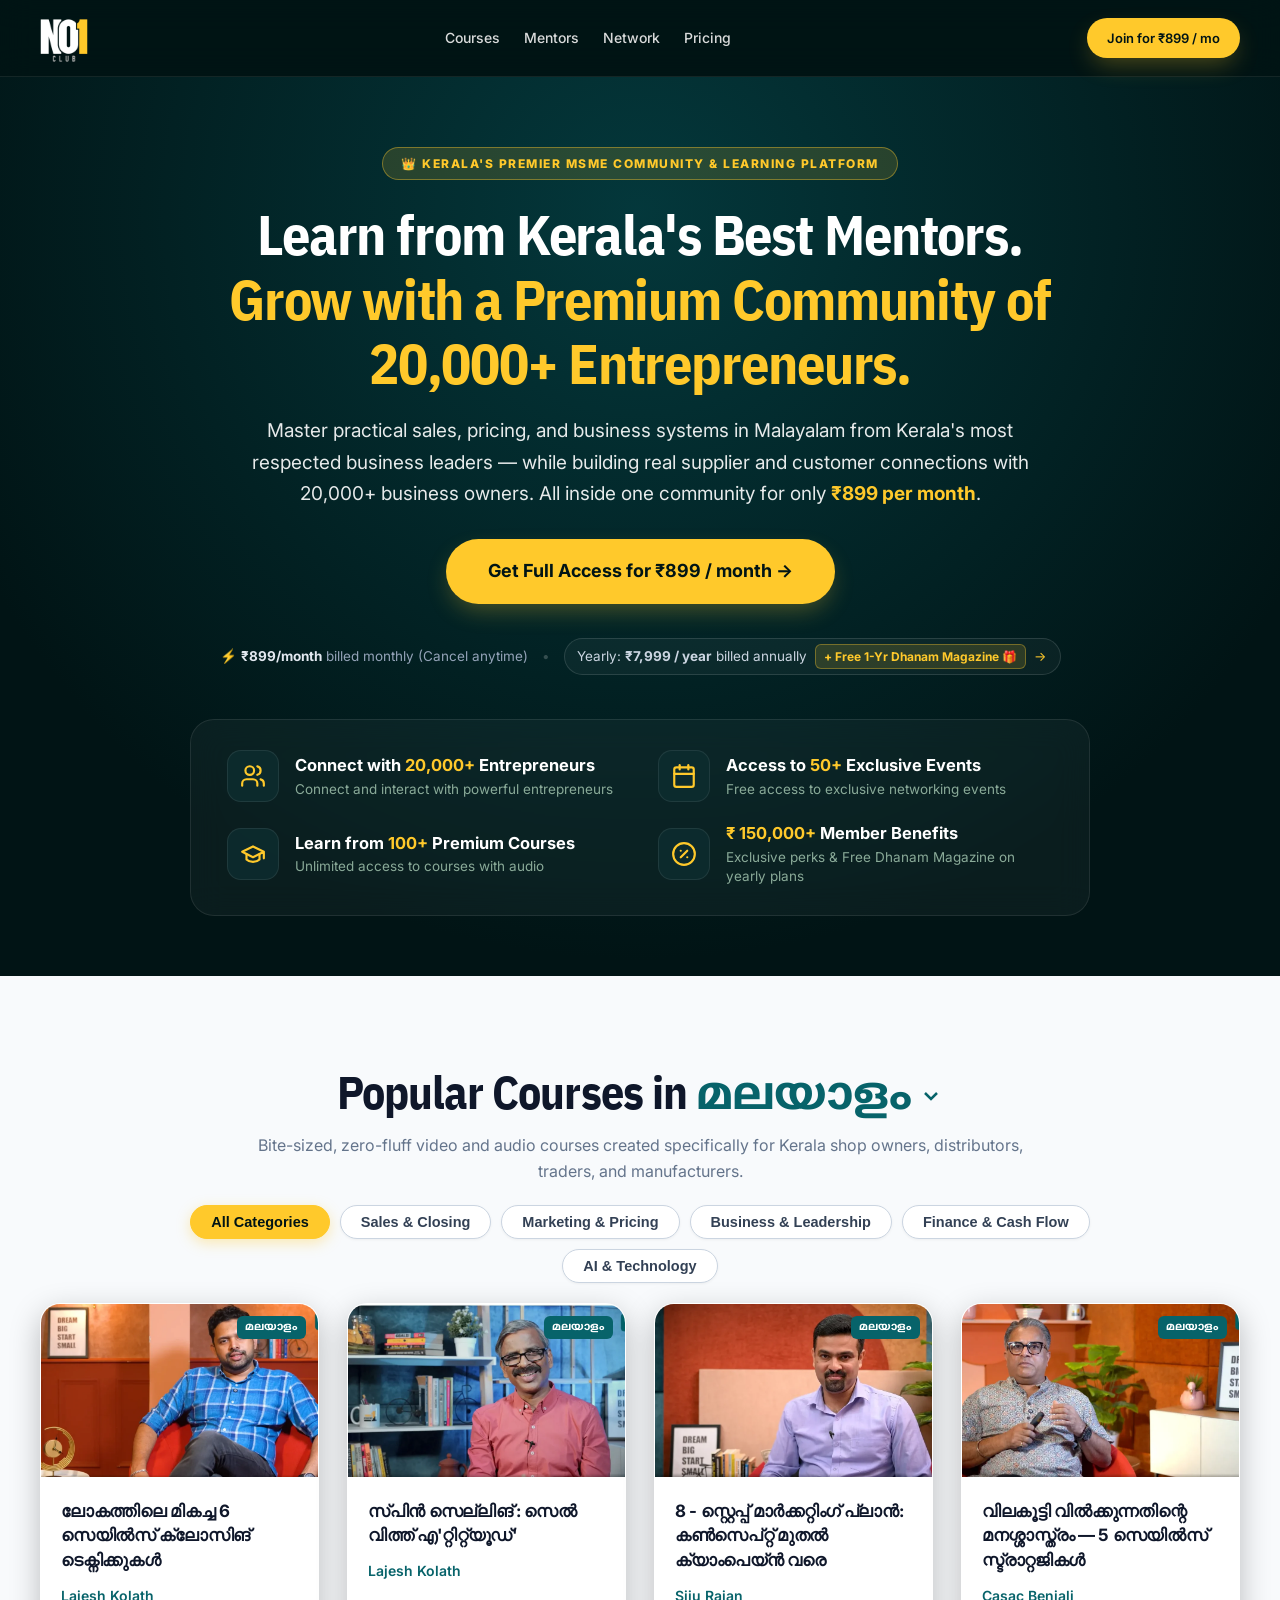
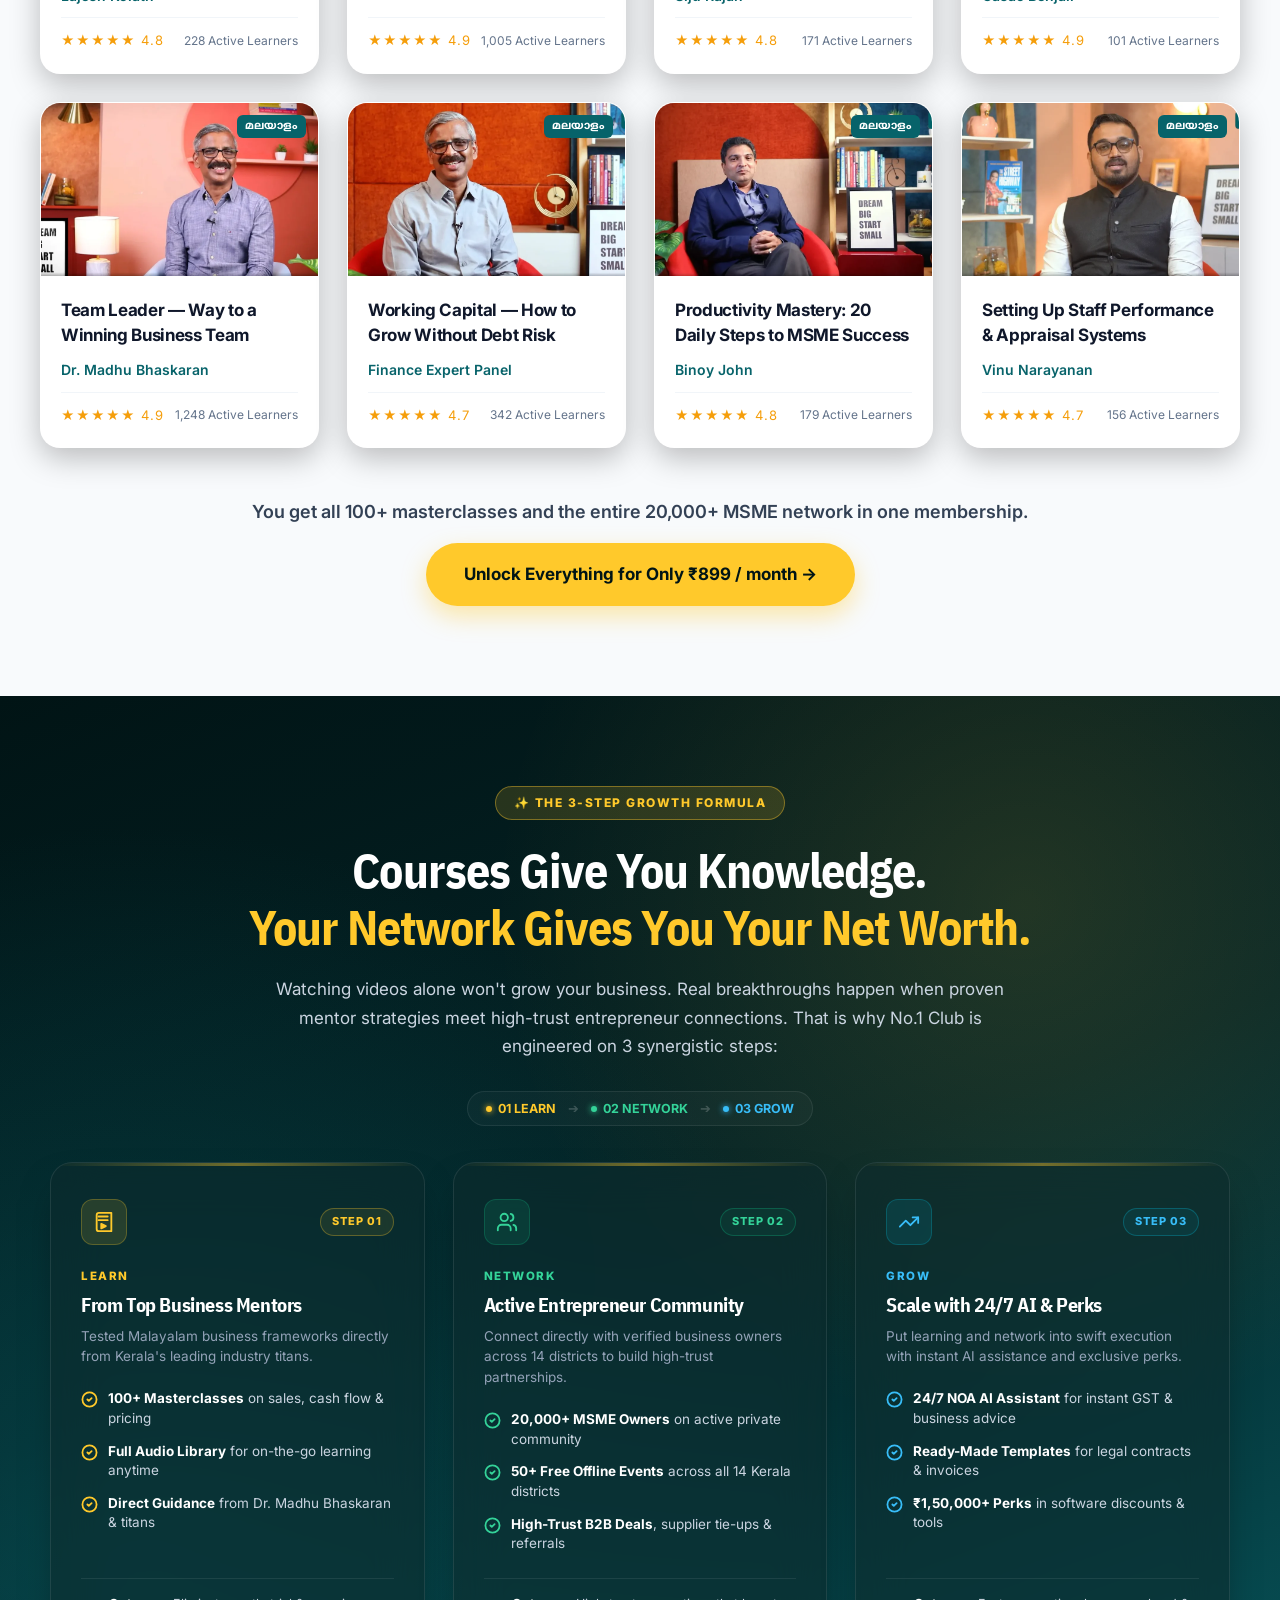
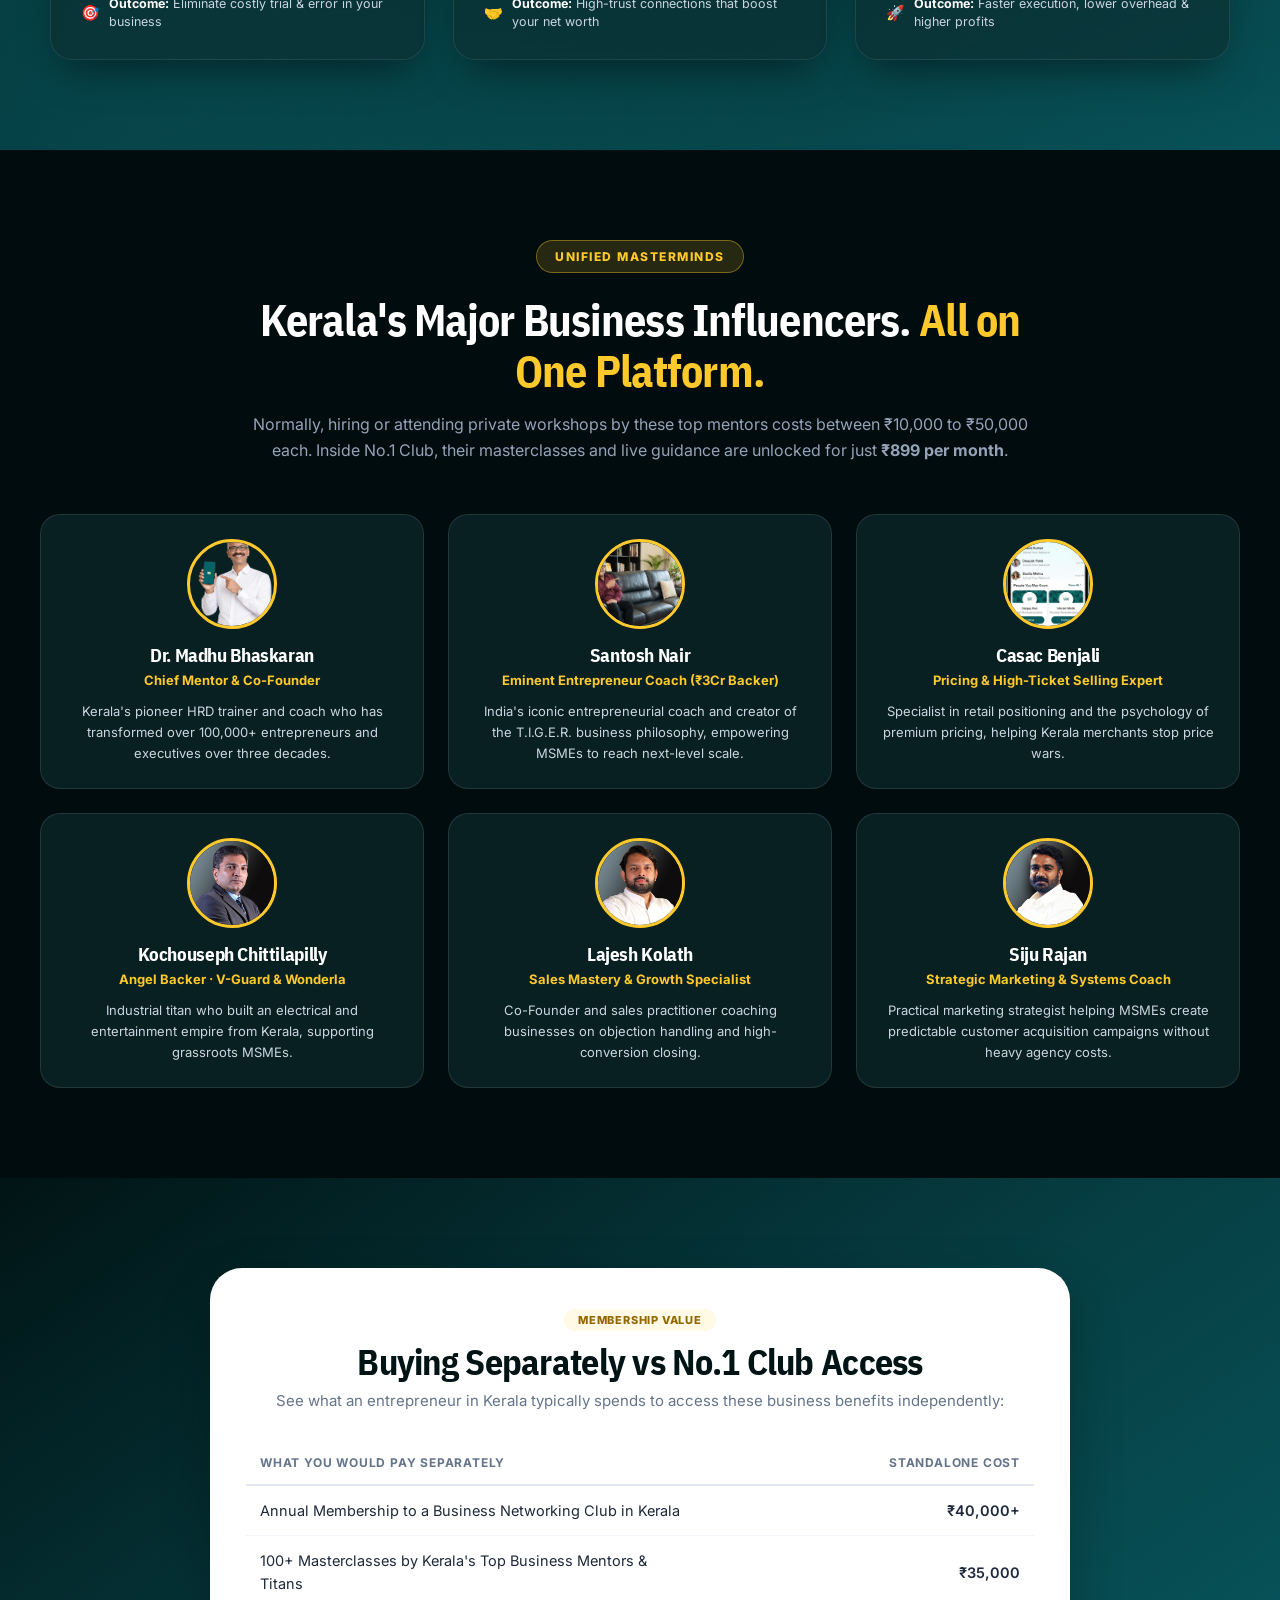
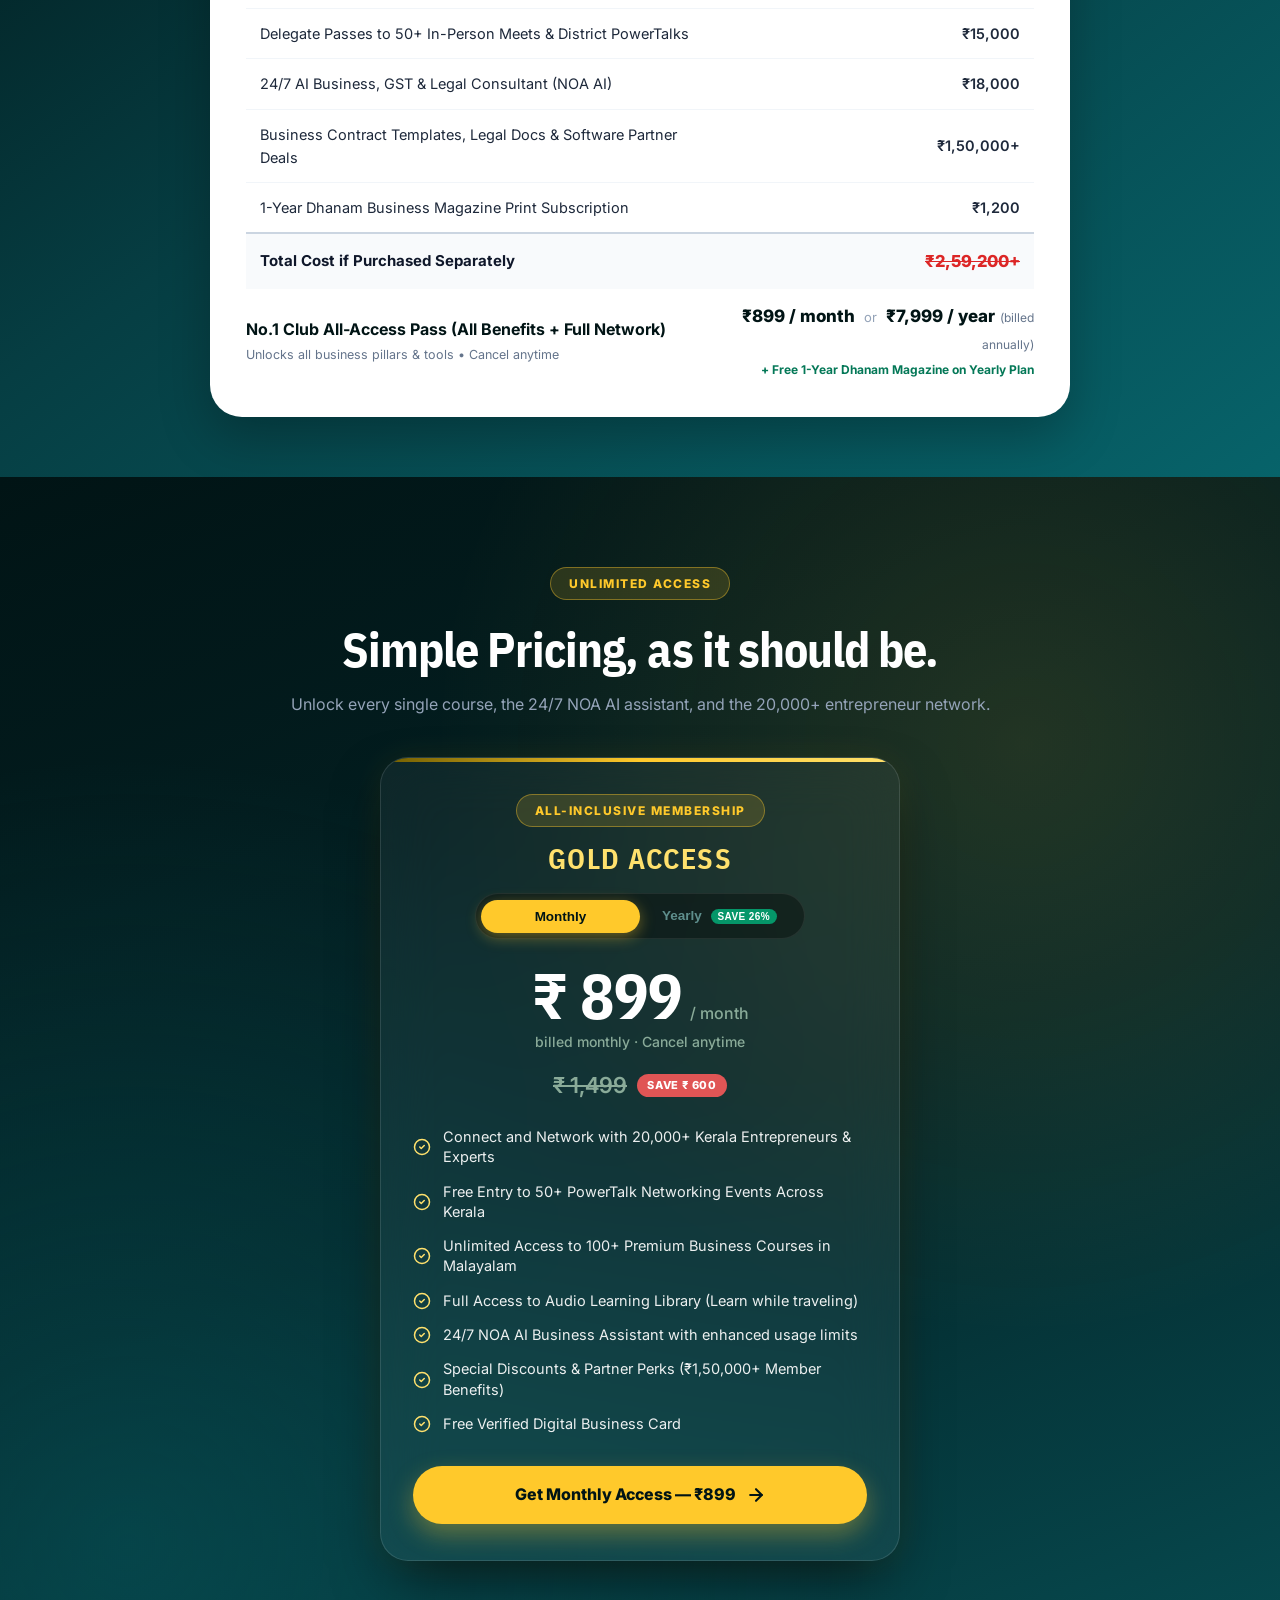
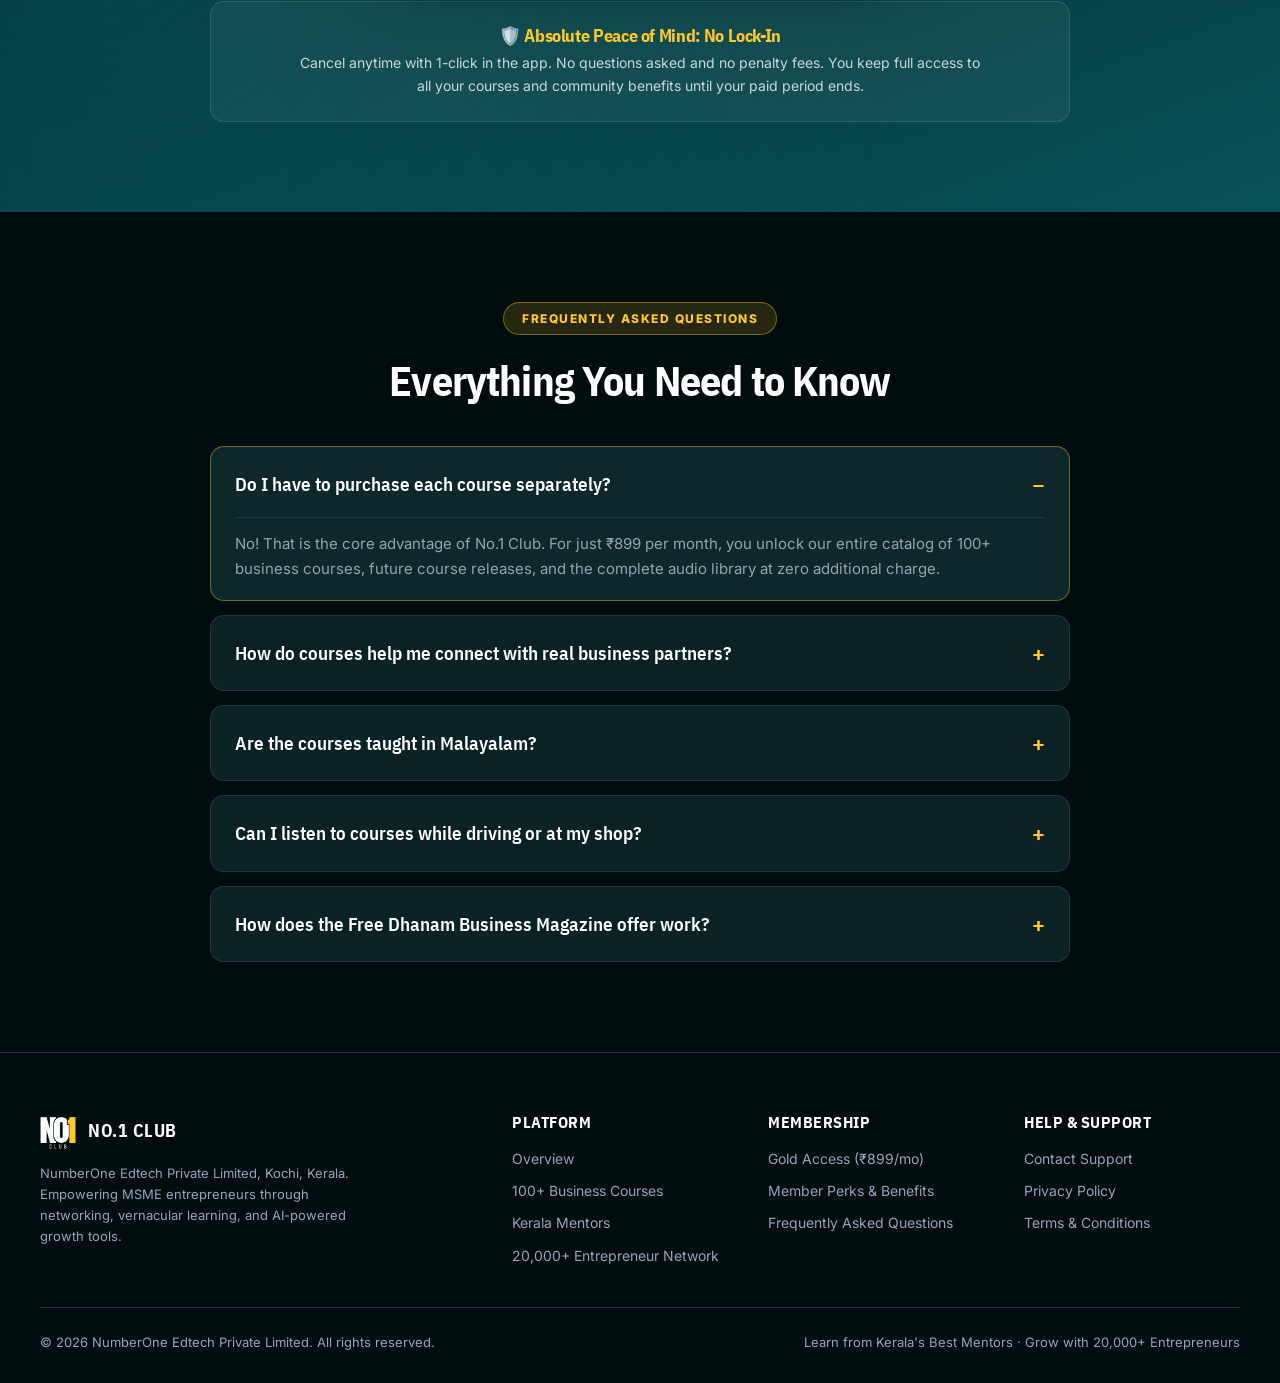
<file: courses.html>
<!DOCTYPE html>
<html lang="en">
<head>
  <meta charset="UTF-8">
  <meta name="viewport" content="width=device-width, initial-scale=1.0">
  <title>Learn from Kerala's Top Mentors & Entrepreneurs | No.1 Club</title>
  <meta name="description" content="Learn from Kerala's top mentors and entrepreneurs. Connect with 20,000+ MSME owners, 100+ masterclasses, and 50+ exclusive events for just ₹899 per month.">
  <link rel="icon" href="assets/images/favicon.svg" type="image/svg+xml">
  <link rel="stylesheet" href="assets/css/style.css">
  <style>
    .text-gold { color: #FFC92B; }
    .bg-gold { background-color: #FFC92B; }
    .hero-courses {
      padding: 70px 0 60px;
      text-align: center;
      background: radial-gradient(circle at 50% 15%, rgba(7, 99, 106, 0.45) 0%, rgba(1, 20, 21, 0.98) 75%);
    }
    .spacious-section {
      padding: 90px 0;
    }
    @media (max-width: 768px) {
      .spacious-section { padding: 50px 0; }
      .hero-courses { padding: 50px 0 40px; }
      .nav-links { display: none !important; }
    }
    .hero-course-title {
      font-size: clamp(34px, 5.5vw, 56px);
      color: #ffffff;
      max-width: 960px;
      margin: 0 auto 20px;
      line-height: 1.15;
    }
    .hero-course-sub {
      font-size: 19px;
      color: rgba(255, 255, 255, 0.9);
      max-width: 820px;
      margin: 0 auto 30px;
      line-height: 1.65;
    }
    .hero-pill-badge {
      display: inline-flex;
      align-items: center;
      gap: 8px;
      background: rgba(255, 201, 43, 0.15);
      border: 1px solid rgba(255, 201, 43, 0.4);
      color: #FFC92B;
      font-size: 12px;
      font-weight: 800;
      letter-spacing: 1.5px;
      padding: 6px 18px;
      border-radius: var(--radius-full);
      margin-bottom: 22px;
      text-transform: uppercase;
    }

    /* First Half Benefits Grid matching screenshot */
    .benefits-grid-hero {
      display: grid;
      grid-template-columns: repeat(2, 1fr);
      gap: 20px 36px;
      max-width: 900px;
      margin: 44px auto 0;
      text-align: left;
      background: rgba(255, 255, 255, 0.04);
      border: 1px solid rgba(255, 255, 255, 0.09);
      border-radius: 24px;
      padding: 30px 36px;
      backdrop-filter: blur(16px);
      -webkit-backdrop-filter: blur(16px);
    }
    @media (max-width: 768px) {
      .benefits-grid-hero {
        grid-template-columns: 1fr;
        gap: 18px;
        padding: 22px 18px;
      }
    }
    .benefit-item-card {
      display: flex;
      align-items: center;
      gap: 16px;
    }
    .benefit-icon-box {
      width: 52px;
      height: 52px;
      border-radius: 14px;
      background: rgba(13, 45, 48, 0.85);
      border: 1px solid rgba(255, 255, 255, 0.08);
      display: flex;
      align-items: center;
      justify-content: center;
      flex-shrink: 0;
    }
    .benefit-icon-box svg {
      width: 26px;
      height: 26px;
      color: #FFC92B;
    }
    .benefit-title {
      color: #ffffff;
      font-size: 16.5px;
      font-weight: 700;
      line-height: 1.35;
      margin-bottom: 3px;
    }
    .benefit-desc {
      color: #8aab99;
      font-size: 13.5px;
      line-height: 1.4;
    }

    .pillar-number {
      font-family: var(--font-condensed);
      font-size: 42px;
      font-weight: 800;
      color: #FFC92B;
      line-height: 1;
      margin-bottom: 12px;
    }
    .comparison-box-white {
      background: #ffffff;
      color: #011415;
      border-radius: var(--radius-xl);
      padding: 38px 36px;
      box-shadow: 0 20px 50px rgba(0,0,0,0.25);
      margin: 40px auto 0;
      max-width: 860px;
    }
    .value-table {
      width: 100%;
      border-collapse: collapse;
    }
    .value-table th {
      text-align: left;
      padding: 12px 14px;
      font-size: 12px;
      text-transform: uppercase;
      letter-spacing: 0.8px;
      color: #64748b;
      font-weight: 700;
      border-bottom: 2px solid #e2e8f0;
    }
    .value-table td {
      padding: 13px 14px;
      border-bottom: 1px solid #f1f5f9;
      font-size: 14.5px;
      color: #1e293b;
      vertical-align: middle;
    }
    .value-table tr:hover td {
      background-color: #fafbfc;
    }
    .cost-col {
      text-align: right;
      font-weight: 600;
      color: #ef4444;
      white-space: nowrap;
    }
    .value-table .total-row td {
      font-weight: 700;
      font-size: 15px;
      border-top: 2px solid #cbd5e1;
      border-bottom: none;
      background: #f8fafc;
      color: #0f172a;
      padding: 14px 14px;
    }
    .value-table .total-row .total-cost {
      color: #dc2626;
      font-size: 16.5px;
      font-weight: 800;
      text-decoration: line-through;
    }
    .value-table .highlight-row td {
      background: #FFF9E6;
      border-top: 1px solid #FDE68A;
      padding: 16px 14px;
    }
    .highlight-pricing {
      font-size: 17px;
      color: #011415;
    }
    .highlight-pricing strong {
      font-weight: 800;
    }
    .or-divider {
      font-size: 13px;
      color: #94a3b8;
      font-weight: normal;
      margin: 0 4px;
    }
    .dhanam-free-tag {
      font-size: 12px;
      color: #047857;
      font-weight: 700;
      margin-top: 3px;
    }
    @media (max-width: 640px) {
      .comparison-box-white {
        padding: 22px 14px !important;
        border-radius: 16px !important;
      }
      .value-table th {
        font-size: 10.5px !important;
        padding: 8px 6px !important;
      }
      .value-table td {
        padding: 11px 6px !important;
        font-size: 13px !important;
        line-height: 1.35 !important;
      }
      .cost-col {
        font-size: 13px !important;
        padding-left: 8px !important;
      }
      .highlight-pricing {
        font-size: 14.5px !important;
      }
      .dhanam-free-tag {
        font-size: 11px !important;
      }
    }

    /* Hero Plan Strip with Dhanam placement */
    .hero-plan-strip {
      display: inline-flex;
      align-items: center;
      justify-content: center;
      gap: 14px;
      margin-top: 14px;
      font-size: 13.5px;
      color: #94a3b8;
      flex-wrap: wrap;
    }
    .hero-plan-sep {
      color: rgba(255, 255, 255, 0.2);
    }
    .hero-plan-item strong {
      color: #e2e8f0;
    }
    .hero-yearly-link {
      display: inline-flex;
      align-items: center;
      gap: 8px;
      color: #cbd5e1;
      text-decoration: none;
      background: rgba(255, 255, 255, 0.04);
      border: 1px solid rgba(255, 255, 255, 0.12);
      padding: 5px 14px 5px 12px;
      border-radius: var(--radius-full);
      transition: all 0.2s ease;
    }
    .hero-yearly-link:hover {
      background: rgba(255, 255, 255, 0.08);
      border-color: rgba(255, 201, 43, 0.4);
      color: #ffffff;
      transform: translateY(-1px);
    }
    .hero-dhanam-tag {
      display: inline-flex;
      align-items: center;
      gap: 4px;
      background: rgba(255, 201, 43, 0.14);
      border: 1px solid rgba(255, 201, 43, 0.35);
      padding: 2px 8px;
      border-radius: 6px;
      color: #FFC92B;
      font-size: 12px;
      font-weight: 700;
    }
    .hero-chip-arrow {
      color: #FFC92B;
      font-size: 13px;
      transition: transform 0.2s ease;
    }
    .hero-yearly-link:hover .hero-chip-arrow {
      transform: translateX(3px);
    }
    @media (max-width: 768px) {
      .hero-plan-strip {
        flex-direction: column;
        gap: 8px;
      }
      .hero-plan-sep {
        display: none;
      }
    }

    /* Pricing Billing Subtitle */
    .pricing-billing-sub {
      color: #8aab99;
      font-size: 14px;
      font-weight: 500;
      margin-top: -2px;
      margin-bottom: 14px;
      text-align: center;
    }
    .pricing-billing-sub strong {
      color: #ffffff;
    }

    /* Dhanam Annual Perk Box in Pricing Card */
    .dhanam-annual-perk-box {
      background: linear-gradient(135deg, rgba(255, 201, 43, 0.1) 0%, rgba(5, 150, 105, 0.08) 100%);
      border: 1px solid rgba(255, 201, 43, 0.35);
      border-radius: 16px;
      padding: 16px 18px;
      margin: 0 0 22px 0;
      text-align: left;
      transition: all 0.3s ease;
    }
    .dhanam-perk-badge-row {
      display: flex;
      justify-content: space-between;
      align-items: center;
      margin-bottom: 10px;
      gap: 8px;
      flex-wrap: wrap;
    }
    .dhanam-badge-pill {
      display: inline-flex;
      align-items: center;
      gap: 5px;
      background: rgba(255, 201, 43, 0.18);
      color: #FFC92B;
      font-size: 11px;
      font-weight: 800;
      letter-spacing: 0.8px;
      padding: 3px 8px;
      border-radius: 6px;
      text-transform: uppercase;
    }
    .dhanam-worth-tag {
      color: #34d399;
      font-size: 11.5px;
      font-weight: 800;
      letter-spacing: 0.5px;
    }
    .dhanam-perk-content {
      display: flex;
      align-items: center;
      gap: 14px;
    }
    .dhanam-perk-logo-col {
      background: #ffffff;
      border-radius: 8px;
      padding: 6px 10px;
      display: flex;
      align-items: center;
      justify-content: center;
      flex-shrink: 0;
      box-shadow: 0 4px 12px rgba(0, 0, 0, 0.2);
    }
    .dhanam-perk-logo-img {
      height: 26px;
      width: auto;
      display: block;
    }
    .dhanam-perk-text-col {
      flex: 1;
    }
    .dhanam-perk-title {
      color: #ffffff;
      font-size: 14px;
      font-weight: 700;
      line-height: 1.35;
      margin-bottom: 3px;
    }
    .dhanam-perk-desc {
      color: #cbd5e1;
      font-size: 12px;
      line-height: 1.45;
      margin: 0;
    }
    .pricing-monthly-dhanam-teaser {
      margin-top: 8px;
      padding-top: 8px;
      border-top: 1px solid rgba(255, 201, 43, 0.2);
      color: #ffe16d;
      font-size: 12.5px;
      font-weight: 500;
      text-align: center;
    }
    .pricing-toggle-capsule {
      max-width: 330px !important;
      width: 100%;
    }
    .pricing-toggle-btn {
      white-space: nowrap !important;
      padding: 9px 14px !important;
      font-size: 13.5px !important;
    }
    .toggle-discount-chip {
      font-size: 10px;
      background: #059669;
      color: #ffffff;
      padding: 2px 7px;
      border-radius: 10px;
      margin-left: 5px;
      font-weight: 800;
      letter-spacing: 0.4px;
      display: inline-block;
      white-space: nowrap;
    }
    @media (max-width: 480px) {
      .pricing-toggle-capsule {
        max-width: 300px !important;
      }
      .pricing-toggle-btn {
        font-size: 12px !important;
        padding: 7px 8px !important;
      }
      .toggle-discount-chip {
        font-size: 9px;
        padding: 2px 5px;
        margin-left: 3px;
      }
      .pricing-gold-card {
        padding: 28px 18px !important;
      }
      .pricing-card-header {
        flex-direction: column;
        gap: 6px;
        align-items: center;
        text-align: center;
      }
      .dhanam-perk-content {
        gap: 10px;
      }
      .dhanam-perk-logo-col {
        padding: 4px 8px;
      }
      .dhanam-perk-logo-img {
        height: 22px;
      }
    }

    /* Enhanced 3-Step Growth Formula Section */
    .step-flow-indicator {
      display: inline-flex;
      align-items: center;
      justify-content: center;
      gap: 12px;
      margin: 0 auto 36px;
      background: rgba(255, 255, 255, 0.03);
      border: 1px solid rgba(255, 255, 255, 0.08);
      border-radius: var(--radius-full);
      padding: 6px 18px;
    }
    .step-flow-node {
      display: inline-flex;
      align-items: center;
      gap: 6px;
      font-size: 12.5px;
      font-weight: 700;
      color: #94a3b8;
    }
    .step-flow-node.highlight {
      color: #FFC92B;
    }
    .step-flow-dot {
      width: 6px;
      height: 6px;
      border-radius: 50%;
      background: #FFC92B;
      box-shadow: 0 0 6px #FFC92B;
    }
    .step-flow-arrow {
      color: rgba(255, 255, 255, 0.2);
      font-size: 13px;
    }

    /* Modern Pillar Card */
    .growth-formula-section .container {
      max-width: 1220px;
    }
    .pillar-card-modern {
      background: rgba(14, 42, 45, 0.55);
      border: 1px solid rgba(255, 255, 255, 0.09);
      border-radius: 22px;
      padding: 36px 30px 28px;
      position: relative;
      overflow: hidden;
      backdrop-filter: blur(24px);
      -webkit-backdrop-filter: blur(24px);
      transition: all 0.35s cubic-bezier(0.16, 1, 0.3, 1);
      display: flex;
      flex-direction: column;
      justify-content: space-between;
      box-shadow: 0 20px 40px -15px rgba(0, 0, 0, 0.5);
    }
    .pillar-card-modern::before {
      content: '';
      position: absolute;
      top: 0;
      left: 0;
      right: 0;
      height: 3px;
      background: linear-gradient(90deg, transparent, rgba(255, 201, 43, 0.6), transparent);
      opacity: 0.7;
      transition: all 0.3s ease;
    }
    .pillar-card-modern:hover {
      transform: translateY(-6px);
      border-color: rgba(255, 201, 43, 0.35);
      background: rgba(16, 48, 52, 0.75);
      box-shadow: 0 25px 50px -10px rgba(0, 0, 0, 0.65), 0 0 30px rgba(255, 201, 43, 0.1);
    }
    .pillar-card-modern:hover::before {
      opacity: 1;
      height: 3px;
      background: linear-gradient(90deg, #FFC92B, #ffe16d);
    }
    .pillar-top-row {
      display: flex;
      align-items: center;
      justify-content: space-between;
      margin-bottom: 22px;
      position: relative;
      z-index: 1;
    }
    .pillar-icon-box {
      width: 46px;
      height: 46px;
      border-radius: 12px;
      display: flex;
      align-items: center;
      justify-content: center;
      background: rgba(255, 201, 43, 0.12);
      border: 1px solid rgba(255, 201, 43, 0.25);
      color: #FFC92B;
      transition: all 0.3s ease;
    }
    .pillar-icon-box.emerald {
      background: rgba(16, 185, 129, 0.12);
      border-color: rgba(16, 185, 129, 0.25);
      color: #34d399;
    }
    .pillar-icon-box.cyan {
      background: rgba(6, 182, 212, 0.12);
      border-color: rgba(6, 182, 212, 0.25);
      color: #38bdf8;
    }
    .pillar-card-modern:hover .pillar-icon-box {
      transform: scale(1.05);
    }
    .pillar-step-pill {
      display: inline-flex;
      align-items: center;
      padding: 4px 11px;
      border-radius: var(--radius-full);
      background: rgba(255, 255, 255, 0.05);
      border: 1px solid rgba(255, 255, 255, 0.1);
      color: #94a3b8;
      font-size: 11px;
      font-weight: 800;
      letter-spacing: 1px;
      text-transform: uppercase;
    }
    .pillar-step-pill.gold {
      color: #FFC92B;
      border-color: rgba(255, 201, 43, 0.3);
      background: rgba(255, 201, 43, 0.08);
    }
    .pillar-step-pill.emerald {
      color: #34d399;
      border-color: rgba(16, 185, 129, 0.3);
      background: rgba(16, 185, 129, 0.08);
    }
    .pillar-step-pill.cyan {
      color: #38bdf8;
      border-color: rgba(6, 182, 212, 0.3);
      background: rgba(6, 182, 212, 0.08);
    }
    .pillar-action-name {
      font-size: 11.5px;
      font-weight: 800;
      letter-spacing: 1.5px;
      text-transform: uppercase;
      color: #FFC92B;
      margin-bottom: 6px;
      position: relative;
      z-index: 1;
    }
    .pillar-heading {
      color: #ffffff;
      font-size: 20px;
      font-weight: 700;
      line-height: 1.3;
      margin-bottom: 8px;
      position: relative;
      z-index: 1;
    }
    .pillar-overview {
      color: #94a3b8;
      font-size: 13.5px;
      line-height: 1.55;
      margin-bottom: 22px;
      position: relative;
      z-index: 1;
    }
    .pillar-bullets-list {
      list-style: none;
      padding: 0;
      margin: 0 0 24px 0;
      display: flex;
      flex-direction: column;
      gap: 13px;
      position: relative;
      z-index: 1;
    }
    .pillar-bullet-item {
      display: flex;
      align-items: flex-start;
      gap: 10px;
      color: #cbd5e1;
      font-size: 13.5px;
      line-height: 1.45;
    }
    .pillar-bullet-icon {
      width: 17px !important;
      height: 17px !important;
      min-width: 17px !important;
      max-width: 17px !important;
      min-height: 17px !important;
      max-height: 17px !important;
      flex-shrink: 0 !important;
      margin-top: 2px;
      color: #FFC92B;
      display: inline-block;
      vertical-align: middle;
    }
    .pillar-bullet-item strong {
      color: #ffffff;
    }
    .pillar-clean-footer {
      border-top: 1px solid rgba(255, 255, 255, 0.08);
      padding-top: 16px;
      margin-top: auto;
      display: flex;
      align-items: center;
      gap: 9px;
      font-size: 12.5px;
      color: #cbd5e1;
      line-height: 1.45;
      position: relative;
      z-index: 1;
    }
    .pillar-clean-footer strong {
      color: #ffffff;
    }
    .pillar-clean-footer .footer-icon {
      font-size: 15px;
      flex-shrink: 0;
    }
    @media (max-width: 900px) {
      .pillar-card-modern {
        padding: 30px 24px 24px;
      }
    }
  </style>
</head>
<body>

  <!-- Navigation Bar -->
  <nav class="navbar">
    <div class="container nav-container">
      <a href="courses.html" class="logo-wrapper">
        <img src="assets/images/logo.png" alt="No.1 Club Logo" class="logo-img" style="height: 48px; width: auto;">
      </a>
      <div class="nav-links">
        <a href="#popular-courses" class="nav-link">Courses</a>
        <a href="#mentors" class="nav-link">Mentors</a>
        <a href="#flywheel" class="nav-link">Network</a>
        <a href="#pricing" class="nav-link">Pricing</a>
      </div>
      <div class="nav-actions">
        <a href="#pricing" class="btn btn-gold btn-sm">Join for ₹899 / mo</a>
      </div>
    </div>
  </nav>

  <!-- Hero Section -->
  <header id="hero" class="hero-courses">
    <div class="container">
      <div class="hero-pill-badge">
        <span>👑 KERALA'S PREMIER MSME COMMUNITY & LEARNING PLATFORM</span>
      </div>

      <h1 id="hero-headline" class="hero-course-title">
        Learn from Kerala's Best Mentors. <br><span class="text-gold">Grow with a Premium Community of 20,000+ Entrepreneurs.</span>
      </h1>

      <p class="hero-course-sub">
        Master practical sales, pricing, and business systems in Malayalam from Kerala's most respected business leaders — while building real supplier and customer connections with 20,000+ business owners. All inside one community for only <strong class="text-gold">₹899 per month</strong>.
      </p>

      <!-- Single Primary CTA (Button from Image 1 removed!) -->
      <div style="display:flex; justify-content:center; margin-bottom: 20px;">
        <a href="#pricing" class="btn btn-gold btn-lg" style="font-size: 18px; padding: 16px 40px;">
          Get Full Access for ₹899 / month →
        </a>
      </div>

      <!-- Dual Plan Trust Strip with Dhanam placement -->
      <div class="hero-plan-strip">
        <span class="hero-plan-item">⚡ <strong>₹899/month</strong> billed monthly (Cancel anytime)</span>
        <span class="hero-plan-sep">•</span>
        <a href="#pricing" class="hero-yearly-link" onclick="if(window.selectYearlyPricing) window.selectYearlyPricing();">
          <span>Yearly: <strong>₹7,999 / year</strong> billed annually</span>
          <span class="hero-dhanam-tag">+ Free 1-Yr Dhanam Magazine 🎁</span>
          <span class="hero-chip-arrow">→</span>
        </a>
      </div>

      <!-- First Half Benefits Grid (Matching User Screenshot Exactly!) -->
      <div class="benefits-grid-hero">
        <!-- Benefit 1 -->
        <div class="benefit-item-card">
          <div class="benefit-icon-box">
            <svg xmlns="http://www.w3.org/2000/svg" viewBox="0 0 24 24" fill="none" stroke="currentColor" stroke-width="2" stroke-linecap="round" stroke-linejoin="round"><path d="M16 21v-2a4 4 0 0 0-4-4H6a4 4 0 0 0-4 4v2"/><circle cx="9" cy="7" r="4"/><path d="M22 21v-2a4 4 0 0 0-3-3.87"/><path d="M16 3.13a4 4 0 0 1 0 7.75"/></svg>
          </div>
          <div>
            <div class="benefit-title">Connect with <span class="text-gold">20,000+</span> Entrepreneurs</div>
            <div class="benefit-desc">Connect and interact with powerful entrepreneurs</div>
          </div>
        </div>

        <!-- Benefit 2 -->
        <div class="benefit-item-card">
          <div class="benefit-icon-box">
            <svg xmlns="http://www.w3.org/2000/svg" viewBox="0 0 24 24" fill="none" stroke="currentColor" stroke-width="2" stroke-linecap="round" stroke-linejoin="round"><rect x="3" y="4" width="18" height="18" rx="2" ry="2"/><line x1="16" y1="2" x2="16" y2="6"/><line x1="8" y1="2" x2="8" y2="6"/><line x1="3" y1="10" x2="21" y2="10"/></svg>
          </div>
          <div>
            <div class="benefit-title">Access to <span class="text-gold">50+</span> Exclusive Events</div>
            <div class="benefit-desc">Free access to exclusive networking events</div>
          </div>
        </div>

        <!-- Benefit 3 -->
        <div class="benefit-item-card">
          <div class="benefit-icon-box">
            <svg xmlns="http://www.w3.org/2000/svg" viewBox="0 0 24 24" fill="none" stroke="currentColor" stroke-width="2" stroke-linecap="round" stroke-linejoin="round"><path d="M22 10v6M2 10l10-5 10 5-10 5z"/><path d="M6 12v5c3 3 9 3 12 0v-5"/></svg>
          </div>
          <div>
            <div class="benefit-title">Learn from <span class="text-gold">100+</span> Premium Courses</div>
            <div class="benefit-desc">Unlimited access to courses with audio</div>
          </div>
        </div>

        <!-- Benefit 4 -->
        <div class="benefit-item-card">
          <div class="benefit-icon-box">
            <svg xmlns="http://www.w3.org/2000/svg" viewBox="0 0 24 24" fill="none" stroke="currentColor" stroke-width="2" stroke-linecap="round" stroke-linejoin="round"><circle cx="12" cy="12" r="10"/><path d="m15 9-6 6"/><path d="M9 9h.01"/><path d="M15 15h.01"/></svg>
          </div>
          <div>
            <div class="benefit-title"><span class="text-gold">₹ 150,000+</span> Member Benefits</div>
            <div class="benefit-desc">Exclusive perks & Free Dhanam Magazine on yearly plans</div>
          </div>
        </div>
      </div>
    </div>
  </header>

  <!-- Popular Courses Section (Course Hook with Live Thumbnails) -->
  <section id="popular-courses" class="spacious-section" style="background: #f8fafc; color: #011415;">
    <div class="container">
      <div style="text-align: center; max-width: 780px; margin: 0 auto 20px;">
        <div style="display:inline-flex; align-items:center; gap:8px; margin-bottom:8px;">
          <h2 style="font-size: clamp(32px, 4.5vw, 46px); color: #0f172a; display:inline-block;">
            Popular Courses in <span style="color: #07636A; font-family: var(--font-malayalam); font-weight:700;">മലയാളം</span>
          </h2>
          <svg width="24" height="24" fill="none" stroke="#07636A" stroke-width="2.5" viewBox="0 0 24 24"><path d="M6 9l6 6 6-6"/></svg>
        </div>
        <p style="color: #64748b; font-size: 16px;">
          Bite-sized, zero-fluff video and audio courses created specifically for Kerala shop owners, distributors, traders, and manufacturers.
        </p>
      </div>

      <!-- Category Filter Pills -->
      <div class="course-filter-nav">
        <button class="course-filter-pill active" data-category="all">All Categories</button>
        <button class="course-filter-pill" data-category="sales">Sales & Closing</button>
        <button class="course-filter-pill" data-category="marketing">Marketing & Pricing</button>
        <button class="course-filter-pill" data-category="business">Business & Leadership</button>
        <button class="course-filter-pill" data-category="finance">Finance & Cash Flow</button>
        <button class="course-filter-pill" data-category="tech">AI & Technology</button>
      </div>

      <!-- 4-Column Course Cards Grid -->
      <div class="grid-4" id="courses-grid" style="gap: 28px;">
        
        <!-- Course 1 -->
        <div class="course-card-wrapper" data-category="sales">
          <div class="course-card-showcase">
            <div class="course-card-thumb-wrap">
              <img src="assets/images/course-sales-closing.webp" alt="Sales Closing" class="course-card-thumb">
              <span class="course-lang-badge font-ml">മലയാളം</span>
            </div>
            <div class="course-card-body">
              <div>
                <h3 class="course-card-title font-ml">ലോകത്തിലെ മികച്ച 6 സെയിൽസ് ക്ലോസിങ് ടെക്നിക്കുകൾ</h3>
                <div class="course-card-instructor">Lajesh Kolath</div>
              </div>
              <div class="course-card-meta">
                <span class="course-rating-stars">★★★★★ 4.8</span>
                <span>228 Active Learners</span>
              </div>
            </div>
          </div>
        </div>

        <!-- Course 2 -->
        <div class="course-card-wrapper" data-category="sales">
          <div class="course-card-showcase">
            <div class="course-card-thumb-wrap">
              <img src="assets/images/course-salesman-strategies.webp" alt="SPIN Selling" class="course-card-thumb">
              <span class="course-lang-badge font-ml">മലയാളം</span>
            </div>
            <div class="course-card-body">
              <div>
                <h3 class="course-card-title font-ml">സ്പിൻ സെല്ലിങ് : സെൽ വിത്ത് എ'റ്റിറ്റ്യൂഡ്'</h3>
                <div class="course-card-instructor">Lajesh Kolath</div>
              </div>
              <div class="course-card-meta">
                <span class="course-rating-stars">★★★★★ 4.9</span>
                <span>1,005 Active Learners</span>
              </div>
            </div>
          </div>
        </div>

        <!-- Course 3 -->
        <div class="course-card-wrapper" data-category="marketing">
          <div class="course-card-showcase">
            <div class="course-card-thumb-wrap">
              <img src="assets/images/course-sell-services.webp" alt="Marketing Plan" class="course-card-thumb">
              <span class="course-lang-badge font-ml">മലയാളം</span>
            </div>
            <div class="course-card-body">
              <div>
                <h3 class="course-card-title font-ml">8 - സ്റ്റെപ്പ് മാർക്കറ്റിംഗ് പ്ലാൻ: കൺസെപ്റ്റ് മുതൽ ക്യാംപെയ്ൻ വരെ</h3>
                <div class="course-card-instructor">Siju Rajan</div>
              </div>
              <div class="course-card-meta">
                <span class="course-rating-stars">★★★★★ 4.8</span>
                <span>171 Active Learners</span>
              </div>
            </div>
          </div>
        </div>

        <!-- Course 4 -->
        <div class="course-card-wrapper" data-category="sales marketing">
          <div class="course-card-showcase">
            <div class="course-card-thumb-wrap">
              <img src="assets/images/course-9-gears.webp" alt="Pricing Psychology" class="course-card-thumb">
              <span class="course-lang-badge font-ml">മലയാളം</span>
            </div>
            <div class="course-card-body">
              <div>
                <h3 class="course-card-title font-ml">വിലകൂട്ടി വിൽക്കുന്നതിന്റെ മനശ്ശാസ്ത്രം — 5 സെയിൽസ് സ്ട്രാറ്റജികൾ</h3>
                <div class="course-card-instructor">Casac Benjali</div>
              </div>
              <div class="course-card-meta">
                <span class="course-rating-stars">★★★★★ 4.9</span>
                <span>101 Active Learners</span>
              </div>
            </div>
          </div>
        </div>

        <!-- Course 5 -->
        <div class="course-card-wrapper" data-category="business">
          <div class="course-card-showcase">
            <div class="course-card-thumb-wrap">
              <img src="assets/images/course-team-leader.webp" alt="Team Leader" class="course-card-thumb">
              <span class="course-lang-badge font-ml">മലയാളം</span>
            </div>
            <div class="course-card-body">
              <div>
                <h3 class="course-card-title">Team Leader — Way to a Winning Business Team</h3>
                <div class="course-card-instructor">Dr. Madhu Bhaskaran</div>
              </div>
              <div class="course-card-meta">
                <span class="course-rating-stars">★★★★★ 4.9</span>
                <span>1,248 Active Learners</span>
              </div>
            </div>
          </div>
        </div>

        <!-- Course 6 -->
        <div class="course-card-wrapper" data-category="finance">
          <div class="course-card-showcase">
            <div class="course-card-thumb-wrap">
              <img src="assets/images/course-working-capital.webp" alt="Working Capital" class="course-card-thumb">
              <span class="course-lang-badge font-ml">മലയാളം</span>
            </div>
            <div class="course-card-body">
              <div>
                <h3 class="course-card-title">Working Capital — How to Grow Without Debt Risk</h3>
                <div class="course-card-instructor">Finance Expert Panel</div>
              </div>
              <div class="course-card-meta">
                <span class="course-rating-stars">★★★★★ 4.7</span>
                <span>342 Active Learners</span>
              </div>
            </div>
          </div>
        </div>

        <!-- Course 7 -->
        <div class="course-card-wrapper" data-category="business">
          <div class="course-card-showcase">
            <div class="course-card-thumb-wrap">
              <img src="assets/images/course-productivity-mastery.webp" alt="Productivity" class="course-card-thumb">
              <span class="course-lang-badge font-ml">മലയാളം</span>
            </div>
            <div class="course-card-body">
              <div>
                <h3 class="course-card-title">Productivity Mastery: 20 Daily Steps to MSME Success</h3>
                <div class="course-card-instructor">Binoy John</div>
              </div>
              <div class="course-card-meta">
                <span class="course-rating-stars">★★★★★ 4.8</span>
                <span>179 Active Learners</span>
              </div>
            </div>
          </div>
        </div>

        <!-- Course 8 -->
        <div class="course-card-wrapper" data-category="business tech">
          <div class="course-card-showcase">
            <div class="course-card-thumb-wrap">
              <img src="assets/images/course-performance-system.webp" alt="Performance System" class="course-card-thumb">
              <span class="course-lang-badge font-ml">മലയാളം</span>
            </div>
            <div class="course-card-body">
              <div>
                <h3 class="course-card-title">Setting Up Staff Performance & Appraisal Systems</h3>
                <div class="course-card-instructor">Vinu Narayanan</div>
              </div>
              <div class="course-card-meta">
                <span class="course-rating-stars">★★★★★ 4.7</span>
                <span>156 Active Learners</span>
              </div>
            </div>
          </div>
        </div>

      </div>

      <!-- Bottom Hook Banner -->
      <div style="text-align: center; margin-top: 50px;">
        <p style="font-size: 18px; color: #334155; font-weight: 600; margin-bottom: 16px;">
          You get all 100+ masterclasses and the entire 20,000+ MSME network in one membership.
        </p>
        <a href="#pricing" class="btn btn-gold btn-lg" style="box-shadow: 0 10px 25px rgba(255,201,43,0.4);">
          Unlock Everything for Only ₹899 / month →
        </a>
      </div>
    </div>
  </section>

  <!-- The Strategic Pivot: Network is Your Net Worth -->
  <section id="flywheel" class="spacious-section hero-gradient growth-formula-section">
    <div class="container">
      <div style="text-align: center; max-width: 840px; margin: 0 auto 30px;">
        <span class="hero-pill-badge">✨ THE 3-STEP GROWTH FORMULA</span>
        <h2 style="font-size: clamp(30px, 4.5vw, 48px); color: #ffffff; margin-bottom: 18px; line-height: 1.2;">
          Courses Give You Knowledge. <br><span class="text-gold">Your Network Gives You Your Net Worth.</span>
        </h2>
        <p style="color: #cbd5e1; font-size: 17px; line-height: 1.7; max-width: 740px; margin: 0 auto;">
          Watching videos alone won't grow your business. Real breakthroughs happen when proven mentor strategies meet high-trust entrepreneur connections. That is why No.1 Club is engineered on 3 synergistic steps:
        </p>
      </div>

      <!-- Step Progression Flow Indicator -->
      <div style="text-align: center;">
        <div class="step-flow-indicator">
          <span class="step-flow-node highlight"><span class="step-flow-dot"></span> 01 LEARN</span>
          <span class="step-flow-arrow">➔</span>
          <span class="step-flow-node highlight"><span class="step-flow-dot" style="background:#34d399; box-shadow:0 0 6px #34d399;"></span> <span style="color:#34d399;">02 NETWORK</span></span>
          <span class="step-flow-arrow">➔</span>
          <span class="step-flow-node highlight"><span class="step-flow-dot" style="background:#38bdf8; box-shadow:0 0 6px #38bdf8;"></span> <span style="color:#38bdf8;">03 GROW</span></span>
        </div>
      </div>

      <div class="grid-3" style="gap: 28px;">
        <!-- Pillar 1: LEARN -->
        <div class="pillar-card-modern">
          <div>
            <div class="pillar-top-row">
              <div class="pillar-icon-box">
                <svg xmlns="http://www.w3.org/2000/svg" width="22" height="22" viewBox="0 0 24 24" fill="none" stroke="currentColor" stroke-width="2" stroke-linecap="round" stroke-linejoin="round"><path d="M4 19.5v-15A2.5 2.5 0 0 1 6.5 2H20v20H6.5a2.5 2.5 0 0 1-2.5-2.5Z"></path><path d="M6 6h10"></path><path d="M6 10h10"></path><path d="m9 14 5 2.5L9 19Z" fill="currentColor"></path></svg>
              </div>
              <span class="pillar-step-pill gold">STEP 01</span>
            </div>

            <div class="pillar-action-name">LEARN</div>
            <h3 class="pillar-heading">From Top Business Mentors</h3>
            <p class="pillar-overview">
              Tested Malayalam business frameworks directly from Kerala's leading industry titans.
            </p>

            <ul class="pillar-bullets-list">
              <li class="pillar-bullet-item">
                <svg class="pillar-bullet-icon" width="17" height="17" xmlns="http://www.w3.org/2000/svg" viewBox="0 0 24 24" fill="none" stroke="currentColor" stroke-width="2.5" stroke-linecap="round" stroke-linejoin="round"><circle cx="12" cy="12" r="10"></circle><path d="m9 12 2 2 4-4"></path></svg>
                <span><strong>100+ Masterclasses</strong> on sales, cash flow & pricing</span>
              </li>
              <li class="pillar-bullet-item">
                <svg class="pillar-bullet-icon" width="17" height="17" xmlns="http://www.w3.org/2000/svg" viewBox="0 0 24 24" fill="none" stroke="currentColor" stroke-width="2.5" stroke-linecap="round" stroke-linejoin="round"><circle cx="12" cy="12" r="10"></circle><path d="m9 12 2 2 4-4"></path></svg>
                <span><strong>Full Audio Library</strong> for on-the-go learning anytime</span>
              </li>
              <li class="pillar-bullet-item">
                <svg class="pillar-bullet-icon" width="17" height="17" xmlns="http://www.w3.org/2000/svg" viewBox="0 0 24 24" fill="none" stroke="currentColor" stroke-width="2.5" stroke-linecap="round" stroke-linejoin="round"><circle cx="12" cy="12" r="10"></circle><path d="m9 12 2 2 4-4"></path></svg>
                <span><strong>Direct Guidance</strong> from Dr. Madhu Bhaskaran & titans</span>
              </li>
            </ul>
          </div>

          <div class="pillar-clean-footer">
            <span class="footer-icon">🎯</span>
            <span><strong>Outcome:</strong> Eliminate costly trial & error in your business</span>
          </div>
        </div>

        <!-- Pillar 2: NETWORK -->
        <div class="pillar-card-modern">
          <div>
            <div class="pillar-top-row">
              <div class="pillar-icon-box emerald">
                <svg xmlns="http://www.w3.org/2000/svg" width="22" height="22" viewBox="0 0 24 24" fill="none" stroke="currentColor" stroke-width="2" stroke-linecap="round" stroke-linejoin="round"><path d="M16 21v-2a4 4 0 0 0-4-4H6a4 4 0 0 0-4 4v2"></path><circle cx="9" cy="7" r="4"></circle><path d="M22 21v-2a4 4 0 0 0-3-3.87"></path><path d="M16 3.13a4 4 0 0 1 0 7.75"></path></svg>
              </div>
              <span class="pillar-step-pill emerald">STEP 02</span>
            </div>

            <div class="pillar-action-name" style="color: #34d399;">NETWORK</div>
            <h3 class="pillar-heading">Active Entrepreneur Community</h3>
            <p class="pillar-overview">
              Connect directly with verified business owners across 14 districts to build high-trust partnerships.
            </p>

            <ul class="pillar-bullets-list">
              <li class="pillar-bullet-item">
                <svg class="pillar-bullet-icon" width="17" height="17" style="color: #34d399;" xmlns="http://www.w3.org/2000/svg" viewBox="0 0 24 24" fill="none" stroke="currentColor" stroke-width="2.5" stroke-linecap="round" stroke-linejoin="round"><circle cx="12" cy="12" r="10"></circle><path d="m9 12 2 2 4-4"></path></svg>
                <span><strong>20,000+ MSME Owners</strong> on active private community</span>
              </li>
              <li class="pillar-bullet-item">
                <svg class="pillar-bullet-icon" width="17" height="17" style="color: #34d399;" xmlns="http://www.w3.org/2000/svg" viewBox="0 0 24 24" fill="none" stroke="currentColor" stroke-width="2.5" stroke-linecap="round" stroke-linejoin="round"><circle cx="12" cy="12" r="10"></circle><path d="m9 12 2 2 4-4"></path></svg>
                <span><strong>50+ Free Offline Events</strong> across all 14 Kerala districts</span>
              </li>
              <li class="pillar-bullet-item">
                <svg class="pillar-bullet-icon" width="17" height="17" style="color: #34d399;" xmlns="http://www.w3.org/2000/svg" viewBox="0 0 24 24" fill="none" stroke="currentColor" stroke-width="2.5" stroke-linecap="round" stroke-linejoin="round"><circle cx="12" cy="12" r="10"></circle><path d="m9 12 2 2 4-4"></path></svg>
                <span><strong>High-Trust B2B Deals</strong>, supplier tie-ups & referrals</span>
              </li>
            </ul>
          </div>

          <div class="pillar-clean-footer">
            <span class="footer-icon">🤝</span>
            <span><strong>Outcome:</strong> High-trust connections that boost your net worth</span>
          </div>
        </div>

        <!-- Pillar 3: GROW -->
        <div class="pillar-card-modern">
          <div>
            <div class="pillar-top-row">
              <div class="pillar-icon-box cyan">
                <svg xmlns="http://www.w3.org/2000/svg" width="22" height="22" viewBox="0 0 24 24" fill="none" stroke="currentColor" stroke-width="2" stroke-linecap="round" stroke-linejoin="round"><polyline points="22 7 13.5 15.5 8.5 10.5 2 17"></polyline><polyline points="16 7 22 7 22 13"></polyline></svg>
              </div>
              <span class="pillar-step-pill cyan">STEP 03</span>
            </div>

            <div class="pillar-action-name" style="color: #38bdf8;">GROW</div>
            <h3 class="pillar-heading">Scale with 24/7 AI & Perks</h3>
            <p class="pillar-overview">
              Put learning and network into swift execution with instant AI assistance and exclusive perks.
            </p>

            <ul class="pillar-bullets-list">
              <li class="pillar-bullet-item">
                <svg class="pillar-bullet-icon" width="17" height="17" style="color: #38bdf8;" xmlns="http://www.w3.org/2000/svg" viewBox="0 0 24 24" fill="none" stroke="currentColor" stroke-width="2.5" stroke-linecap="round" stroke-linejoin="round"><circle cx="12" cy="12" r="10"></circle><path d="m9 12 2 2 4-4"></path></svg>
                <span><strong>24/7 NOA AI Assistant</strong> for instant GST & business advice</span>
              </li>
              <li class="pillar-bullet-item">
                <svg class="pillar-bullet-icon" width="17" height="17" style="color: #38bdf8;" xmlns="http://www.w3.org/2000/svg" viewBox="0 0 24 24" fill="none" stroke="currentColor" stroke-width="2.5" stroke-linecap="round" stroke-linejoin="round"><circle cx="12" cy="12" r="10"></circle><path d="m9 12 2 2 4-4"></path></svg>
                <span><strong>Ready-Made Templates</strong> for legal contracts & invoices</span>
              </li>
              <li class="pillar-bullet-item">
                <svg class="pillar-bullet-icon" width="17" height="17" style="color: #38bdf8;" xmlns="http://www.w3.org/2000/svg" viewBox="0 0 24 24" fill="none" stroke="currentColor" stroke-width="2.5" stroke-linecap="round" stroke-linejoin="round"><circle cx="12" cy="12" r="10"></circle><path d="m9 12 2 2 4-4"></path></svg>
                <span><strong>₹1,50,000+ Perks</strong> in software discounts & tools</span>
              </li>
            </ul>
          </div>

          <div class="pillar-clean-footer">
            <span class="footer-icon">🚀</span>
            <span><strong>Outcome:</strong> Faster execution, lower overhead & higher profits</span>
          </div>
        </div>
      </div>
    </div>
  </section>

  <!-- Influencers Panel Section -->
  <section id="mentors" class="spacious-section" style="background: #000c0d;">
    <div class="container">
      <div style="text-align: center; max-width: 780px; margin: 0 auto 50px;">
        <span class="hero-pill-badge">UNIFIED MASTERMINDS</span>
        <h2 style="font-size: clamp(30px, 4.5vw, 44px); color: #fff; margin-bottom: 16px;">
          Kerala's Major Business Influencers. <span class="text-gold">All on One Platform.</span>
        </h2>
        <p style="color: #94a3b8; font-size: 16px;">
          Normally, hiring or attending private workshops by these top mentors costs between ₹10,000 to ₹50,000 each. Inside No.1 Club, their masterclasses and live guidance are unlocked for just <strong>₹899 per month</strong>.
        </p>
      </div>

      <div class="grid-3" style="gap: 24px;">
        <!-- Mentor 1 -->
        <div class="influencer-card">
          <img src="assets/images/influencer-madhu-bhaskaran.webp" alt="Dr. Madhu Bhaskaran" class="influencer-img">
          <h4 style="color:#fff; font-size: 19px; margin-bottom: 4px;">Dr. Madhu Bhaskaran</h4>
          <div style="color:#FFC92B; font-size: 13px; font-weight:700; margin-bottom: 10px;">Chief Mentor & Co-Founder</div>
          <p style="color:#cbd5e1; font-size: 13px; line-height: 1.6;">
            Kerala's pioneer HRD trainer and coach who has transformed over 100,000+ entrepreneurs and executives over three decades.
          </p>
        </div>

        <!-- Mentor 2 -->
        <div class="influencer-card">
          <img src="assets/images/influencer-santosh-nair.png" alt="Santosh Nair" class="influencer-img">
          <h4 style="color:#fff; font-size: 19px; margin-bottom: 4px;">Santosh Nair</h4>
          <div style="color:#FFC92B; font-size: 13px; font-weight:700; margin-bottom: 10px;">Eminent Entrepreneur Coach (₹3Cr Backer)</div>
          <p style="color:#cbd5e1; font-size: 13px; line-height: 1.6;">
            India's iconic entrepreneurial coach and creator of the T.I.G.E.R. business philosophy, empowering MSMEs to reach next-level scale.
          </p>
        </div>

        <!-- Mentor 3 -->
        <div class="influencer-card">
          <img src="assets/images/influencer-casac-benjali.webp" alt="Casac Benjali" class="influencer-img">
          <h4 style="color:#fff; font-size: 19px; margin-bottom: 4px;">Casac Benjali</h4>
          <div style="color:#FFC92B; font-size: 13px; font-weight:700; margin-bottom: 10px;">Pricing & High-Ticket Selling Expert</div>
          <p style="color:#cbd5e1; font-size: 13px; line-height: 1.6;">
            Specialist in retail positioning and the psychology of premium pricing, helping Kerala merchants stop price wars.
          </p>
        </div>

        <!-- Mentor 4 -->
        <div class="influencer-card">
          <img src="assets/images/instructor-binoy.jpg" alt="Kochouseph Chittilapilly" class="influencer-img">
          <h4 style="color:#fff; font-size: 19px; margin-bottom: 4px;">Kochouseph Chittilapilly</h4>
          <div style="color:#FFC92B; font-size: 13px; font-weight:700; margin-bottom: 10px;">Angel Backer · V-Guard & Wonderla</div>
          <p style="color:#cbd5e1; font-size: 13px; line-height: 1.6;">
            Industrial titan who built an electrical and entertainment empire from Kerala, supporting grassroots MSMEs.
          </p>
        </div>

        <!-- Mentor 5 -->
        <div class="influencer-card">
          <img src="assets/images/instructor-lajesh.jpg" alt="Lajesh Kolath" class="influencer-img">
          <h4 style="color:#fff; font-size: 19px; margin-bottom: 4px;">Lajesh Kolath</h4>
          <div style="color:#FFC92B; font-size: 13px; font-weight:700; margin-bottom: 10px;">Sales Mastery & Growth Specialist</div>
          <p style="color:#cbd5e1; font-size: 13px; line-height: 1.6;">
            Co-Founder and sales practitioner coaching businesses on objection handling and high-conversion closing.
          </p>
        </div>

        <!-- Mentor 6 -->
        <div class="influencer-card">
          <img src="assets/images/instructor-harikrishnan.jpg" alt="Siju Rajan" class="influencer-img">
          <h4 style="color:#fff; font-size: 19px; margin-bottom: 4px;">Siju Rajan</h4>
          <div style="color:#FFC92B; font-size: 13px; font-weight:700; margin-bottom: 10px;">Strategic Marketing & Systems Coach</div>
          <p style="color:#cbd5e1; font-size: 13px; line-height: 1.6;">
            Practical marketing strategist helping MSMEs create predictable customer acquisition campaigns without heavy agency costs.
          </p>
        </div>
      </div>
    </div>
  </section>

  <!-- The Real Business Value Stack: All Benefits vs ₹899/month -->
  <section class="spacious-section main-gradient" style="padding-top: 50px; padding-bottom: 60px;">
    <div class="container">
      <div class="comparison-box-white">
        <div style="text-align:center; margin-bottom: 28px;">
          <span style="background:#FFF9E6; color:#946800; font-weight:800; font-size:11px; padding:4px 14px; border-radius:12px; text-transform:uppercase; letter-spacing:0.8px;">
            MEMBERSHIP VALUE
          </span>
          <h3 style="font-family: var(--font-condensed); font-size: clamp(26px, 3.5vw, 36px); color: #011415; margin: 10px 0 6px; font-weight: 800;">
            Buying Separately vs No.1 Club Access
          </h3>
          <p style="color: #64748b; font-size: 15px; margin: 0;">
            See what an entrepreneur in Kerala typically spends to access these business benefits independently:
          </p>
        </div>

        <table class="value-table">
          <thead>
            <tr>
              <th>What You Would Pay Separately</th>
              <th style="text-align:right;">Standalone Cost</th>
            </tr>
          </thead>
          <tbody>
            <tr>
              <td>Annual Membership to a Business Networking Club in Kerala</td>
              <td class="cost-col">₹40,000+</td>
            </tr>
            <tr>
              <td>100+ Masterclasses by Kerala's Top Business Mentors & Titans</td>
              <td class="cost-col">₹35,000</td>
            </tr>
            <tr>
              <td>Delegate Passes to 50+ In-Person Meets & District PowerTalks</td>
              <td class="cost-col">₹15,000</td>
            </tr>
            <tr>
              <td>24/7 AI Business, GST & Legal Consultant (NOA AI)</td>
              <td class="cost-col">₹18,000</td>
            </tr>
            <tr>
              <td>Business Contract Templates, Legal Docs & Software Partner Deals</td>
              <td class="cost-col">₹1,50,000+</td>
            </tr>
            <tr>
              <td>1-Year Dhanam Business Magazine Print Subscription</td>
              <td class="cost-col">₹1,200</td>
            </tr>
            <tr class="total-row">
              <td>Total Cost if Purchased Separately</td>
              <td class="cost-col total-cost">₹2,59,200+</td>
            </tr>
            <tr class="highlight-row">
              <td>
                <strong style="font-size: 16px; color:#011415;">No.1 Club All-Access Pass (All Benefits + Full Network)</strong>
                <div style="font-size: 12.5px; color: #64748b; font-weight: normal; margin-top: 2px;">Unlocks all business pillars & tools • Cancel anytime</div>
              </td>
              <td style="text-align:right; color:#011415;">
                <div class="highlight-pricing">
                  <strong>₹899 / month</strong> <span class="or-divider">or</span> <strong>₹7,999 / year</strong> <small style="font-size:12px; color:#64748b;">(billed annually)</small>
                </div>
                <div class="dhanam-free-tag">+ Free 1-Year Dhanam Magazine on Yearly Plan</div>
              </td>
            </tr>
          </tbody>
        </table>
      </div>
    </div>
  </section>

  <!-- Frosted Glass Pricing Card (Defaulting to ₹899 per month as requested!) -->
  <section id="pricing" class="spacious-section hero-gradient">
    <div class="container">
      <div style="text-align: center; max-width: 750px; margin: 0 auto 30px;">
        <span class="hero-pill-badge">UNLIMITED ACCESS</span>
        <h2 style="font-size: clamp(32px, 4.5vw, 48px); color: #fff; margin-bottom: 14px;">
          Simple Pricing, as it should be.
        </h2>
        <p style="color: #94a3b8; font-size: 16px;">
          Unlock every single course, the 24/7 NOA AI assistant, and the 20,000+ entrepreneur network.
        </p>
      </div>

      <!-- Live Authentic Frosted Glass Pricing Card -->
      <div class="pricing-section-container">
        <div class="pricing-gold-card">
          <div class="pricing-card-header">
            <span class="hero-pill-badge" style="margin-bottom: 8px;">ALL-INCLUSIVE MEMBERSHIP</span>
            <h2 class="pricing-card-title">GOLD ACCESS</h2>
          </div>

          <!-- Monthly / Yearly Capsule Toggle -->
          <div class="pricing-toggle-capsule">
            <button id="toggle-monthly" class="pricing-toggle-btn active" type="button">Monthly</button>
            <button id="toggle-yearly" class="pricing-toggle-btn" type="button">
              Yearly <span class="toggle-discount-chip">SAVE 26%</span>
            </button>
          </div>

          <!-- Main Price Display -->
          <div class="pricing-main-display">
            <span id="pricing-amount" class="pricing-amount-huge">₹ 899</span>
            <span id="pricing-period" class="pricing-period-unit">/ month</span>
          </div>

          <!-- Billing Cycle Subtitle -->
          <div id="pricing-billing-sub" class="pricing-billing-sub">
            billed monthly · Cancel anytime
          </div>

          <!-- Sub Strike Price & Save Badge -->
          <div class="pricing-sub-strike-row">
            <span id="pricing-strike" class="pricing-strike-price">₹ 1,499</span>
            <span id="pricing-save-badge" class="pricing-save-badge">SAVE ₹ 600</span>
          </div>

          <!-- Dedicated Dhanam Annual Perk Box (Shown when Yearly is selected) -->
          <div id="dhanam-annual-perk-box" class="dhanam-annual-perk-box" style="display: none;">
            <div class="dhanam-perk-badge-row">
              <span class="dhanam-badge-pill">🎁 ANNUAL MEMBER PRIVILEGE</span>
              <span class="dhanam-worth-tag">FREE ₹1,200 VALUE</span>
            </div>
            <div class="dhanam-perk-content">
              <div class="dhanam-perk-logo-col">
                <img src="assets/images/dhanam-logo.png" alt="Dhanam Business Media" class="dhanam-perk-logo-img">
              </div>
              <div class="dhanam-perk-text-col">
                <div class="dhanam-perk-title">Free 1-Year Dhanam Magazine Subscription</div>
                <div class="dhanam-perk-desc">Kerala's premier business publication delivered to your doorstep every month. Included free with your Yearly Access.</div>
              </div>
            </div>
          </div>


          <!-- Checkmark List (Exact Live Match) -->
          <ul class="pricing-feature-list">
            <!-- Dhanam Magazine Bonus Feature (Shown on Yearly) -->
            <li id="dhanam-pricing-feature" class="pricing-feature-item" style="display: none; color: #FFC92B;">
              <svg xmlns="http://www.w3.org/2000/svg" viewBox="0 0 24 24" fill="none" stroke="currentColor" stroke-width="2" stroke-linecap="round" stroke-linejoin="round"><circle cx="12" cy="12" r="10"></circle><path d="m9 12 2 2 4-4"></path></svg>
              <span><strong>FREE 1-Year Dhanam Business Magazine</strong> print subscription delivered home (Worth ₹1,200)</span>
            </li>
            <li class="pricing-feature-item">
              <svg xmlns="http://www.w3.org/2000/svg" viewBox="0 0 24 24" fill="none" stroke="currentColor" stroke-width="2" stroke-linecap="round" stroke-linejoin="round"><circle cx="12" cy="12" r="10"></circle><path d="m9 12 2 2 4-4"></path></svg>
              <span>Connect and Network with 20,000+ Kerala Entrepreneurs & Experts</span>
            </li>
            <li class="pricing-feature-item">
              <svg xmlns="http://www.w3.org/2000/svg" viewBox="0 0 24 24" fill="none" stroke="currentColor" stroke-width="2" stroke-linecap="round" stroke-linejoin="round"><circle cx="12" cy="12" r="10"></circle><path d="m9 12 2 2 4-4"></path></svg>
              <span>Free Entry to 50+ PowerTalk Networking Events Across Kerala</span>
            </li>
            <li class="pricing-feature-item">
              <svg xmlns="http://www.w3.org/2000/svg" viewBox="0 0 24 24" fill="none" stroke="currentColor" stroke-width="2" stroke-linecap="round" stroke-linejoin="round"><circle cx="12" cy="12" r="10"></circle><path d="m9 12 2 2 4-4"></path></svg>
              <span>Unlimited Access to 100+ Premium Business Courses in Malayalam</span>
            </li>
            <li class="pricing-feature-item">
              <svg xmlns="http://www.w3.org/2000/svg" viewBox="0 0 24 24" fill="none" stroke="currentColor" stroke-width="2" stroke-linecap="round" stroke-linejoin="round"><circle cx="12" cy="12" r="10"></circle><path d="m9 12 2 2 4-4"></path></svg>
              <span>Full Access to Audio Learning Library (Learn while traveling)</span>
            </li>
            <li class="pricing-feature-item">
              <svg xmlns="http://www.w3.org/2000/svg" viewBox="0 0 24 24" fill="none" stroke="currentColor" stroke-width="2" stroke-linecap="round" stroke-linejoin="round"><circle cx="12" cy="12" r="10"></circle><path d="m9 12 2 2 4-4"></path></svg>
              <span>24/7 NOA AI Business Assistant with enhanced usage limits</span>
            </li>
            <li class="pricing-feature-item">
              <svg xmlns="http://www.w3.org/2000/svg" viewBox="0 0 24 24" fill="none" stroke="currentColor" stroke-width="2" stroke-linecap="round" stroke-linejoin="round"><circle cx="12" cy="12" r="10"></circle><path d="m9 12 2 2 4-4"></path></svg>
              <span>Special Discounts & Partner Perks (₹1,50,000+ Member Benefits)</span>
            </li>
            <li class="pricing-feature-item">
              <svg xmlns="http://www.w3.org/2000/svg" viewBox="0 0 24 24" fill="none" stroke="currentColor" stroke-width="2" stroke-linecap="round" stroke-linejoin="round"><circle cx="12" cy="12" r="10"></circle><path d="m9 12 2 2 4-4"></path></svg>
              <span>Free Verified Digital Business Card</span>
            </li>
          </ul>

          <a id="pricing-cta-btn" href="https://numberoneacademy.app.link/" class="pricing-submit-btn">
            Get Monthly Access — ₹899
            <svg xmlns="http://www.w3.org/2000/svg" width="20" height="20" viewBox="0 0 24 24" fill="none" stroke="currentColor" stroke-width="2.5" stroke-linecap="round" stroke-linejoin="round"><path d="M5 12h14"></path><path d="m12 5 7 7-7 7"></path></svg>
          </a>
        </div>
      </div>

      <!-- Risk Reversal Banner -->
      <div style="max-width: 860px; margin: 40px auto 0; background: rgba(255, 255, 255, 0.05); border: 1px solid rgba(255, 255, 255, 0.1); border-radius: var(--radius-md); padding: 24px; text-align: center;">
        <h4 style="color: #FFC92B; font-size: 18px; margin-bottom: 6px;">🛡️ Absolute Peace of Mind: No Lock-In</h4>
        <p style="color: #cbd5e1; font-size: 14px; max-width: 680px; margin: 0 auto;">
          Cancel anytime with 1-click in the app. No questions asked and no penalty fees. You keep full access to all your courses and community benefits until your paid period ends.
        </p>
      </div>
    </div>
  </section>

  <!-- FAQ Section -->
  <section class="spacious-section" style="background: #000c0d;">
    <div class="container">
      <div style="text-align: center; max-width: 700px; margin: 0 auto 40px;">
        <span class="hero-pill-badge">FREQUENTLY ASKED QUESTIONS</span>
        <h2 style="font-size: clamp(28px, 4vw, 42px); color: #fff; margin-bottom: 12px;">
          Everything You Need to Know
        </h2>
      </div>

      <div class="faq-list">
        <details class="faq-item" name="faq" open>
          <summary class="faq-question">Do I have to purchase each course separately?</summary>
          <div class="faq-answer">
            No! That is the core advantage of No.1 Club. For just ₹899 per month, you unlock our entire catalog of 100+ business courses, future course releases, and the complete audio library at zero additional charge.
          </div>
        </details>

        <details class="faq-item" name="faq">
          <summary class="faq-question">How do courses help me connect with real business partners?</summary>
          <div class="faq-answer">
            Inside the app, every course module connects directly into topic-specific discussion channels where 20,000+ verified MSME owners in Kerala ask questions, share vendor contacts, and collaborate. Plus, members get free entry to offline PowerTalk networking events across Kerala.
          </div>
        </details>

        <details class="faq-item" name="faq">
          <summary class="faq-question">Are the courses taught in Malayalam?</summary>
          <div class="faq-answer">
            Yes! Practical courses and audio modules are recorded in clear, everyday Malayalam so shopkeepers, traders, and small manufacturers can learn comfortably without confusing English jargon.
          </div>
        </details>

        <details class="faq-item" name="faq">
          <summary class="faq-question">Can I listen to courses while driving or at my shop?</summary>
          <div class="faq-answer">
            Yes. We provide a full audio learning library that runs on low bandwidth. You can listen to lessons while driving, commuting, or managing your store.
          </div>
        </details>

        <details class="faq-item" name="faq">
          <summary class="faq-question">How does the Free Dhanam Business Magazine offer work?</summary>
          <div class="faq-answer">
            When you join on the Yearly Membership plan at <strong>₹7,999 / year (billed annually)</strong>, you save 26% (just ~₹666/month) and receive a complimentary 1-year subscription to Dhanam Business Media (Kerala’s #1 business magazine, valued at ₹1,200). Print editions are delivered directly to your doorstep each month alongside full digital edition access.
          </div>
        </details>
      </div>
    </div>
  </section>

  <!-- Footer (Clean - Zero WhatsApp) -->
  <footer class="site-footer">
    <div class="container">
      <div class="footer-top">
        <div class="footer-col">
          <div class="logo-wrapper" style="margin-bottom: 14px;">
            <img src="assets/images/logo.png" alt="No.1 Club Logo" class="logo-img" style="height:36px;">
            <span class="logo-text" style="font-size: 18px;">NO.1 CLUB</span>
          </div>
          <p style="font-size: 13px; line-height: 1.6; max-width: 320px;">
            NumberOne Edtech Private Limited, Kochi, Kerala. Empowering MSME entrepreneurs through networking, vernacular learning, and AI-powered growth tools.
          </p>
        </div>

        <div class="footer-col">
          <h4>Platform</h4>
          <ul class="footer-links">
            <li><a href="#hero">Overview</a></li>
            <li><a href="#popular-courses">100+ Business Courses</a></li>
            <li><a href="#mentors">Kerala Mentors</a></li>
            <li><a href="#flywheel">20,000+ Entrepreneur Network</a></li>
          </ul>
        </div>

        <div class="footer-col">
          <h4>Membership</h4>
          <ul class="footer-links">
            <li><a href="#pricing">Gold Access (₹899/mo)</a></li>
            <li><a href="#pricing">Member Perks & Benefits</a></li>
            <li><a href="#faq">Frequently Asked Questions</a></li>
          </ul>
        </div>

        <div class="footer-col">
          <h4>Help & Support</h4>
          <ul class="footer-links">
            <li><a href="mailto:support@theno1.club">Contact Support</a></li>
            <li><a href="#">Privacy Policy</a></li>
            <li><a href="#">Terms & Conditions</a></li>
          </ul>
        </div>
      </div>

      <div class="footer-bottom">
        <div>© 2026 NumberOne Edtech Private Limited. All rights reserved.</div>
        <div style="color: #94a3b8; font-size: 13px;">
          Learn from Kerala's Best Mentors · Grow with 20,000+ Entrepreneurs
        </div>
      </div>
    </div>
  </footer>

  

  <script src="assets/js/main.js"></script>
</body>
</html>
</file>
<file: assets/css/style.css>
@import url('https://fonts.googleapis.com/css2?family=IBM+Plex+Sans+Condensed:ital,wght@0,400;0,600;0,700;1,400;1,600&family=Inter:wght@300;400;500;600;700;800&family=Noto+Sans+Malayalam:wght@400;600;700&display=swap');

:root {
  --color-primary: #07636A;
  --color-primary-dark: #011415;
  --color-primary-mid: #0d4145;
  --color-gold: #FFC92B;
  --color-gold-hover: #e5b320;
  --color-gold-light: #FFF9E6;
  --color-gold-glow: rgba(255, 201, 43, 0.25);
  --color-teal-glow: rgba(7, 99, 106, 0.35);
  --color-bg-dark: #011415;
  --color-bg-alt: #0a2527;
  --color-surface: #ffffff;
  --color-surface-subtle: #f8fafc;
  --color-border: #e2e8f0;
  --color-border-dark: #1b3d40;
  --color-text: #1e293b;
  --color-text-muted: #64748b;
  --color-text-light: #ffffff;
  --color-text-light-muted: #94a3b8;
  
  --font-main: 'Inter', -apple-system, BlinkMacSystemFont, sans-serif;
  --font-condensed: 'IBM Plex Sans Condensed', sans-serif;
  --font-malayalam: 'Noto Sans Malayalam', sans-serif;
  
  --radius-sm: 8px;
  --radius-md: 14px;
  --radius-lg: 20px;
  --radius-xl: 32px;
  --radius-full: 9999px;
  
  --shadow-sm: 0 1px 2px 0 rgba(0, 0, 0, 0.05);
  --shadow-md: 0 4px 6px -1px rgba(0, 0, 0, 0.1), 0 2px 4px -2px rgba(0, 0, 0, 0.1);
  --shadow-lg: 0 10px 15px -3px rgba(0, 0, 0, 0.1), 0 4px 6px -4px rgba(0, 0, 0, 0.1);
  --shadow-gold: 0 10px 25px -5px rgba(255, 201, 43, 0.3);
  --shadow-teal: 0 12px 30px -5px rgba(7, 99, 106, 0.25);
}

* {
  box-sizing: border-box;
  margin: 0;
  padding: 0;
}

html {
  scroll-behavior: smooth;
  font-family: var(--font-main);
  color: var(--color-text);
  background-color: var(--color-bg-dark);
}

body {
  line-height: 1.6;
  overflow-x: hidden;
  -webkit-font-smoothing: antialiased;
}

/* Typography */
h1, h2, h3, h4, .font-heading {
  font-family: var(--font-condensed);
  letter-spacing: -0.02em;
  font-weight: 700;
  line-height: 1.15;
}

.font-ml {
  font-family: var(--font-malayalam);
}

/* Gradient Backgrounds */
.main-gradient {
  background: linear-gradient(145deg, #011415 0%, #063e43 45%, #07636A 100%);
}

.hero-gradient {
  background: radial-gradient(circle at 80% 20%, rgba(255, 201, 43, 0.12) 0%, transparent 40%),
              radial-gradient(circle at 10% 80%, rgba(7, 99, 106, 0.4) 0%, transparent 50%),
              linear-gradient(160deg, #011415 0%, #042528 50%, #075258 100%);
}

.card-dark {
  background: rgba(13, 45, 48, 0.7);
  border: 1px solid rgba(255, 255, 255, 0.1);
  backdrop-filter: blur(12px);
}

.card-dark:hover {
  border-color: rgba(255, 201, 43, 0.4);
  box-shadow: 0 10px 30px -10px rgba(0,0,0,0.5);
}

/* Layout Utilities */
.container {
  max-width: 1240px;
  margin: 0 auto;
  padding: 0 20px;
}

.section {
  padding: 80px 0;
  position: relative;
}

@media (max-width: 768px) {
  .section {
    padding: 50px 0;
  }
}

/* Navigation Bar */
.navbar {
  position: sticky;
  top: 0;
  z-index: 100;
  background: rgba(1, 20, 21, 0.85);
  backdrop-filter: blur(16px);
  border-bottom: 1px solid rgba(255, 255, 255, 0.08);
  padding: 14px 0;
  transition: all 0.3s ease;
}

.nav-container {
  display: flex;
  align-items: center;
  justify-content: space-between;
}

.logo-wrapper {
  display: flex;
  align-items: center;
  gap: 12px;
  text-decoration: none;
  color: #ffffff;
}

.logo-img {
  height: 44px;
  width: auto;
  object-fit: contain;
}

.logo-text {
  font-family: var(--font-condensed);
  font-size: 22px;
  font-weight: 700;
  letter-spacing: 0.5px;
}

.logo-badge {
  background: #FFC92B;
  color: #011415;
  font-size: 11px;
  font-weight: 800;
  padding: 2px 8px;
  border-radius: 6px;
  text-transform: uppercase;
}

.nav-links {
  display: flex;
  align-items: center;
  gap: 24px;
}

.nav-link {
  color: rgba(255, 255, 255, 0.85);
  text-decoration: none;
  font-size: 14px;
  font-weight: 500;
  transition: color 0.2s ease;
}

.nav-link:hover {
  color: var(--color-gold);
}

.nav-actions {
  display: flex;
  align-items: center;
  gap: 14px;
}

/* Buttons */
.btn {
  display: inline-flex;
  align-items: center;
  justify-content: center;
  gap: 8px;
  font-family: var(--font-main);
  font-size: 15px;
  font-weight: 600;
  padding: 12px 26px;
  border-radius: var(--radius-full);
  text-decoration: none;
  cursor: pointer;
  transition: all 0.25s ease;
  border: 2px solid transparent;
  white-space: nowrap;
  max-width: 100%;
  box-sizing: border-box;
}

.btn-gold {
  background: var(--color-gold);
  color: #011415;
  box-shadow: var(--shadow-gold);
}

.btn-gold:hover {
  background: var(--color-gold-hover);
  transform: translateY(-2px);
  box-shadow: 0 12px 24px rgba(255, 201, 43, 0.4);
}

.btn-gold-outline {
  background: transparent;
  border-color: var(--color-gold);
  color: var(--color-gold);
}

.btn-gold-outline:hover {
  background: rgba(255, 201, 43, 0.1);
  color: #ffffff;
}

.btn-outline-white {
  background: transparent;
  border: 1px solid rgba(255, 255, 255, 0.3);
  color: #ffffff;
}

.btn-outline-white:hover {
  background: rgba(255, 255, 255, 0.1);
  border-color: #ffffff;
}

.btn-whatsapp {
  background: #25D366;
  color: #ffffff;
  box-shadow: 0 4px 12px rgba(37, 211, 102, 0.3);
}

.btn-whatsapp:hover {
  background: #20ba59;
  transform: translateY(-2px);
}

.btn-sm {
  padding: 8px 18px;
  font-size: 13px;
}

.btn-lg {
  padding: 16px 36px;
  font-size: 17px;
  font-weight: 700;
}

/* Badges */
.eyebrow-badge {
  display: inline-flex;
  align-items: center;
  gap: 8px;
  background: rgba(255, 201, 43, 0.15);
  border: 1px solid rgba(255, 201, 43, 0.4);
  color: var(--color-gold);
  font-size: 12px;
  font-weight: 700;
  text-transform: uppercase;
  letter-spacing: 1.5px;
  padding: 6px 16px;
  border-radius: var(--radius-full);
  margin-bottom: 20px;
}

.eyebrow-badge-teal {
  background: rgba(7, 99, 106, 0.25);
  border: 1px solid rgba(7, 99, 106, 0.6);
  color: #4ee0db;
}

/* Trust Strip */
.trust-strip {
  display: flex;
  align-items: center;
  flex-wrap: wrap;
  gap: 18px;
  padding: 14px 20px;
  background: rgba(255, 255, 255, 0.05);
  border: 1px solid rgba(255, 255, 255, 0.1);
  border-radius: var(--radius-md);
  margin-top: 30px;
  font-size: 13px;
  color: var(--color-text-light-muted);
}

.trust-item {
  display: flex;
  align-items: center;
  gap: 6px;
  color: #ffffff;
  font-weight: 500;
}

.trust-item svg, .trust-item img {
  flex-shrink: 0;
}

.trust-item .stars {
  color: #FFC92B;
}

/* Version Switcher Bar */
.version-bar {
  background: #000c0d;
  border-bottom: 1px solid #16383b;
  padding: 10px 0;
  font-size: 13px;
}

.version-container {
  display: flex;
  align-items: center;
  justify-content: space-between;
  flex-wrap: wrap;
  gap: 10px;
}

.version-links {
  display: flex;
  align-items: center;
  gap: 8px;
  flex-wrap: wrap;
}

.version-pill {
  color: #94a3b8;
  text-decoration: none;
  padding: 4px 12px;
  border-radius: var(--radius-full);
  border: 1px solid transparent;
  transition: all 0.2s ease;
  font-size: 12px;
  font-weight: 600;
}

.version-pill:hover {
  color: #ffffff;
  background: rgba(255, 255, 255, 0.05);
}

.version-pill.active {
  background: var(--color-gold);
  color: #011415;
  font-weight: 700;
}

.headline-tester {
  display: flex;
  align-items: center;
  gap: 6px;
  font-size: 11px;
  color: #94a3b8;
}

.btn-test-h {
  background: #0f3539;
  border: 1px solid #1e4f54;
  color: #ffffff;
  padding: 2px 8px;
  border-radius: 4px;
  cursor: pointer;
  font-size: 11px;
}

.btn-test-h:hover, .btn-test-h.active {
  background: var(--color-gold);
  color: #011415;
  border-color: var(--color-gold);
}

/* Cards & Grids */
.grid-2 {
  display: grid;
  grid-template-columns: repeat(2, 1fr);
  gap: 30px;
}

.grid-3 {
  display: grid;
  grid-template-columns: repeat(3, 1fr);
  gap: 24px;
}

.grid-4 {
  display: grid;
  grid-template-columns: repeat(4, 1fr);
  gap: 20px;
}

@media (max-width: 992px) {
  .grid-2, .grid-3, .grid-4 {
    grid-template-columns: 1fr;
    gap: 20px;
  }
}

/* Feature Card */
.feature-card {
  background: rgba(10, 37, 40, 0.7);
  border: 1px solid rgba(255, 255, 255, 0.08);
  border-radius: var(--radius-lg);
  padding: 28px;
  transition: all 0.3s ease;
  display: flex;
  flex-direction: column;
  height: 100%;
}

.feature-card:hover {
  transform: translateY(-4px);
  border-color: rgba(255, 201, 43, 0.4);
  box-shadow: 0 15px 30px -10px rgba(0, 0, 0, 0.4);
}

.feature-icon-box {
  width: 54px;
  height: 54px;
  border-radius: 14px;
  background: rgba(255, 201, 43, 0.12);
  border: 1px solid rgba(255, 201, 43, 0.3);
  display: flex;
  align-items: center;
  justify-content: center;
  color: var(--color-gold);
  margin-bottom: 20px;
}

.feature-title {
  color: #ffffff;
  font-size: 22px;
  margin-bottom: 12px;
}

.feature-desc {
  color: var(--color-text-light-muted);
  font-size: 14px;
  line-height: 1.6;
}

.comparison-title {
  font-family: var(--font-condensed);
  font-size: clamp(26px, 3.5vw, 36px);
  color: #011415;
  margin: 10px 0 6px;
  font-weight: 800;
  line-height: 1.25;
}

.comp-title-part {
  display: inline;
}

.comp-title-vs {
  display: inline;
  margin: 0 4px;
  color: #64748b;
  font-weight: 700;
}

/* Value Stack Table */
.value-table-card {
  background: #ffffff;
  color: #011415;
  border-radius: var(--radius-xl);
  padding: 36px;
  box-shadow: 0 20px 40px rgba(0, 0, 0, 0.25);
  margin: 40px 0;
}

.value-table {
  width: 100%;
  border-collapse: collapse;
}

.value-table th {
  text-align: left;
  padding: 14px 16px;
  font-size: 13px;
  text-transform: uppercase;
  letter-spacing: 1px;
  color: #64748b;
  border-bottom: 2px solid #e2e8f0;
}

.value-table td {
  padding: 16px;
  border-bottom: 1px solid #f1f5f9;
  font-size: 15px;
}

.value-table tr:hover td {
  background-color: #f8fafc;
}

.value-table .total-row td {
  font-weight: 700;
  font-size: 15px;
  border-top: 2px solid #e2e8f0;
  border-bottom: none;
  background: #f8fafc;
  color: #0f172a;
  padding: 16px 18px 8px;
  vertical-align: middle;
}

.total-row-title {
  font-size: 16px;
  font-weight: 800;
  color: #0f172a;
  letter-spacing: -0.2px;
}

.total-market-price {
  font-size: 19px;
  font-weight: 900;
  color: #dc2626;
  line-height: 1.15;
  letter-spacing: -0.3px;
}

.value-table .savings-banner-row td {
  background: #f8fafc;
  padding: 6px 18px 16px 18px !important;
  border-bottom: 2px solid #e2e8f0;
  border-top: none !important;
}

/* Glassmorphic Luxury Dark Emerald Showcase Card */
.total-deal-showcase,
.total-splash-banner {
  position: relative;
  background: linear-gradient(135deg, #01221e 0%, #064e3b 50%, #032b23 100%);
  border: 1.5px solid rgba(52, 211, 153, 0.4);
  border-radius: 14px;
  padding: 14px 18px;
  box-shadow: 0 10px 25px -4px rgba(2, 44, 34, 0.35), inset 0 1px 0 rgba(255, 255, 255, 0.15);
  overflow: hidden;
  transition: transform 0.25s ease, box-shadow 0.25s ease;
}

.total-deal-showcase:hover,
.total-splash-banner:hover {
  transform: translateY(-1px);
  box-shadow: 0 14px 30px -4px rgba(2, 44, 34, 0.45), inset 0 1px 0 rgba(255, 255, 255, 0.2);
}

.deal-showcase-glow {
  position: absolute;
  top: -60%;
  right: -20%;
  width: 260px;
  height: 260px;
  background: radial-gradient(circle, rgba(16, 185, 129, 0.22) 0%, transparent 70%);
  pointer-events: none;
}

.deal-showcase-content,
.total-splash-inner {
  position: relative;
  z-index: 2;
  display: flex;
  align-items: center;
  justify-content: space-between;
  gap: 16px;
  flex-wrap: wrap;
}

.deal-showcase-left,
.total-splash-left {
  display: flex;
  flex-direction: column;
  align-items: flex-start;
  gap: 5px;
}

.deal-pill-tag,
.total-splash-label {
  display: inline-flex;
  align-items: center;
  gap: 6px;
  background: rgba(16, 185, 129, 0.2);
  border: 1px solid rgba(52, 211, 153, 0.35);
  color: #6ee7b7;
  font-size: 10.5px;
  font-weight: 800;
  letter-spacing: 0.8px;
  text-transform: uppercase;
  padding: 3px 9px;
  border-radius: 9999px;
}

.deal-pill-dot {
  width: 6px;
  height: 6px;
  background-color: #34d399;
  border-radius: 50%;
  box-shadow: 0 0 8px #34d399;
  animation: dealDotPulse 2s infinite ease-in-out;
}

@keyframes dealDotPulse {
  0%, 100% { opacity: 1; transform: scale(1); }
  50% { opacity: 0.4; transform: scale(0.85); }
}

.deal-pricing-headline {
  display: flex;
  align-items: center;
  gap: 8px;
  flex-wrap: wrap;
}

.deal-headline-prefix {
  font-size: 13.5px;
  font-weight: 600;
  color: rgba(255, 255, 255, 0.85);
}

.deal-price-highlight,
.total-splash-price {
  font-size: 18px;
  font-weight: 900;
  color: #ffffff;
  letter-spacing: -0.2px;
  text-shadow: 0 2px 8px rgba(0, 0, 0, 0.3);
  background: transparent;
  padding: 0;
  border: none;
  box-shadow: none;
}

.deal-period {
  font-size: 12px;
  font-weight: 600;
  color: #a7f3d0;
  margin-left: 2px;
}

.deal-monthly-badge {
  font-size: 11px;
  font-weight: 700;
  color: #FFC92B;
  background: rgba(255, 201, 43, 0.15);
  border: 1px solid rgba(255, 201, 43, 0.3);
  padding: 2px 7px;
  border-radius: 6px;
}

.deal-showcase-right {
  display: flex;
  align-items: center;
}

/* 3D Glowing Prestige Gold Savings Badge */
.deal-savings-badge,
.total-splash-savings {
  display: inline-flex;
  align-items: center;
  gap: 7px;
  background: linear-gradient(135deg, #FFE066 0%, #FFC92B 45%, #F59E0B 100%);
  border: 1px solid rgba(255, 255, 255, 0.6);
  padding: 7px 14px;
  border-radius: 10px;
  color: #011415;
  box-shadow: 0 4px 18px rgba(245, 158, 11, 0.45), inset 0 1px 0 rgba(255, 255, 255, 0.6);
  animation: dealGlowPulse 2.5s infinite ease-in-out;
  white-space: nowrap;
  letter-spacing: 0.3px;
  font-size: 13px;
  font-weight: 900;
}

@keyframes dealGlowPulse {
  0%, 100% {
    box-shadow: 0 4px 18px rgba(245, 158, 11, 0.4), inset 0 1px 0 rgba(255, 255, 255, 0.6);
  }
  50% {
    box-shadow: 0 4px 26px rgba(255, 201, 43, 0.75), inset 0 1px 0 rgba(255, 255, 255, 0.85);
  }
}

.deal-fire-icon {
  font-size: 14px;
  line-height: 1;
}

.deal-savings-text {
  font-size: 13px;
  font-weight: 900;
  letter-spacing: 0.4px;
  color: #011415;
}

.deal-savings-pct {
  color: #78350f;
  background: rgba(0, 0, 0, 0.08);
  padding: 1px 6px;
  border-radius: 4px;
  font-weight: 900;
}

.value-table .highlight-row td {
  background: transparent !important;
  padding: 14px 0 0 0 !important;
  border: none !important;
}

/* Engaging High-Conversion Value Stack Footer */
.value-highlight-card {
  display: flex;
  align-items: center;
  justify-content: space-between;
  gap: 20px;
  background: linear-gradient(135deg, #FFFDF5 0%, #FEF9C3 50%, #FDE68A 100%);
  border: 1.5px solid #F59E0B;
  padding: 20px 22px;
  border-radius: 14px;
  text-align: left;
  box-shadow: 0 4px 12px rgba(245, 158, 11, 0.12);
}

.value-highlight-info {
  flex: 1;
}

.value-badge-row {
  display: flex;
  align-items: center;
  gap: 7px;
  margin-bottom: 6px;
  flex-wrap: wrap;
}

.value-vip-badge {
  display: inline-flex;
  align-items: center;
  gap: 4px;
  background: #011415;
  color: #FFC92B;
  font-size: 11px;
  font-weight: 800;
  letter-spacing: 0.6px;
  padding: 3px 9px;
  border-radius: var(--radius-full);
}

.value-save-badge {
  display: inline-flex;
  align-items: center;
  background: #059669;
  color: #ffffff;
  font-size: 11px;
  font-weight: 800;
  letter-spacing: 0.5px;
  padding: 3px 9px;
  border-radius: var(--radius-full);
  box-shadow: 0 2px 6px rgba(5, 150, 105, 0.2);
}

.value-highlight-title {
  color: #0f172a;
  font-family: var(--font-main);
  font-size: 18px;
  font-weight: 800;
  line-height: 1.25;
  margin: 0 0 4px;
}

.value-highlight-desc {
  color: #475569;
  font-size: 13px;
  line-height: 1.45;
  margin: 0 0 8px;
}

.value-bonus-strip {
  display: flex;
  align-items: center;
  gap: 8px;
}

.value-bonus-pill {
  display: inline-flex;
  align-items: center;
  gap: 5px;
  background: rgba(217, 119, 6, 0.12);
  border: 1px solid rgba(217, 119, 6, 0.3);
  color: #92400e;
  font-size: 11.5px;
  font-weight: 700;
  padding: 3px 9px;
  border-radius: 6px;
}

.value-highlight-action {
  display: flex;
  flex-direction: column;
  align-items: flex-end;
  gap: 8px;
  flex-shrink: 0;
}

.value-price-wrap {
  text-align: right;
}

.value-price-main {
  display: flex;
  align-items: baseline;
  justify-content: flex-end;
  gap: 5px;
  white-space: nowrap;
}

.value-price-amount {
  font-family: var(--font-condensed);
  font-size: 32px;
  font-weight: 800;
  color: #011415;
  line-height: 1;
  white-space: nowrap;
}

.value-price-period {
  font-size: 14px;
  font-weight: 600;
  color: #64748b;
  white-space: nowrap;
}

.value-price-monthly-hint {
  font-size: 12px;
  color: #059669;
  font-weight: 700;
  margin-top: 2px;
  white-space: nowrap;
}

.value-cta-btn {
  display: inline-flex;
  align-items: center;
  justify-content: center;
  gap: 6px;
  background: #011415;
  color: #FFC92B;
  font-size: 14px;
  font-weight: 800;
  padding: 10px 20px;
  border-radius: var(--radius-full);
  text-decoration: none;
  border: 1.5px solid #FFC92B;
  box-shadow: 0 4px 12px rgba(0, 0, 0, 0.2);
  transition: all 0.25s ease;
  white-space: nowrap;
}

.value-cta-btn:hover {
  background: #FFC92B;
  color: #011415;
  transform: translateY(-2px);
  box-shadow: 0 8px 20px rgba(255, 201, 43, 0.4);
}

/* Testimonial Card */
.testimonial-card {
  background: rgba(14, 42, 45, 0.85);
  border: 1px solid rgba(255, 255, 255, 0.1);
  border-radius: var(--radius-lg);
  padding: 28px;
  display: flex;
  flex-direction: column;
  justify-content: space-between;
}

.testimonial-quote {
  color: #f8fafc;
  font-size: 15px;
  font-style: italic;
  margin-bottom: 20px;
  line-height: 1.6;
}

.testimonial-author {
  display: flex;
  align-items: center;
  gap: 14px;
}

.testimonial-avatar {
  width: 50px;
  height: 50px;
  border-radius: 50%;
  object-fit: cover;
  border: 2px solid var(--color-gold);
}

.testimonial-name {
  color: #ffffff;
  font-weight: 700;
  font-size: 15px;
}

.testimonial-role {
  color: #94a3b8;
  font-size: 12px;
}

.location-tag {
  display: inline-flex;
  align-items: center;
  gap: 4px;
  color: var(--color-gold);
  font-size: 11px;
  font-weight: 600;
}

/* Pricing Cards */
.pricing-wrapper {
  display: flex;
  justify-content: center;
  align-items: stretch;
  gap: 24px;
  margin-top: 36px;
  flex-wrap: wrap;
}

.pricing-card {
  flex: 1;
  min-width: 300px;
  max-width: 440px;
  background: #ffffff;
  color: #011415;
  border-radius: var(--radius-xl);
  padding: 36px 30px;
  position: relative;
  transition: all 0.3s ease;
  display: flex;
  flex-direction: column;
  box-shadow: 0 10px 25px rgba(0,0,0,0.15);
}

.pricing-card.featured {
  border: 3px solid var(--color-gold);
  transform: scale(1.03);
  box-shadow: 0 20px 40px rgba(255, 201, 43, 0.25);
}

.pricing-badge {
  position: absolute;
  top: -14px;
  right: 28px;
  background: #011415;
  color: var(--color-gold);
  font-size: 12px;
  font-weight: 800;
  letter-spacing: 1px;
  padding: 6px 16px;
  border-radius: var(--radius-full);
  border: 1px solid var(--color-gold);
}

.price-box {
  margin: 20px 0;
}

.price-currency {
  font-size: 24px;
  font-weight: 700;
  vertical-align: top;
  color: #07636A;
}

.price-amount {
  font-family: var(--font-condensed);
  font-size: 52px;
  font-weight: 800;
  line-height: 1;
  color: #011415;
}

.price-period {
  font-size: 14px;
  color: #64748b;
}

.price-daily-pill {
  display: inline-block;
  background: #FFF9E6;
  color: #946800;
  font-weight: 700;
  font-size: 13px;
  padding: 4px 12px;
  border-radius: 6px;
  margin-top: 8px;
}

.pricing-features {
  list-style: none;
  margin: 24px 0 32px 0;
  display: flex;
  flex-direction: column;
  gap: 12px;
  flex: 1;
}

.pricing-features li {
  display: flex;
  align-items: flex-start;
  gap: 10px;
  font-size: 14px;
  color: #334155;
}

.pricing-features li svg {
  color: #07636A;
  flex-shrink: 0;
  margin-top: 2px;
}

/* Timeline / First 7 Days */
.timeline {
  position: relative;
  max-width: 860px;
  margin: 40px auto 0;
  padding-left: 30px;
}

.timeline::before {
  content: '';
  position: absolute;
  left: 10px;
  top: 10px;
  bottom: 10px;
  width: 2px;
  background: rgba(255, 201, 43, 0.4);
}

.timeline-step {
  position: relative;
  margin-bottom: 36px;
}

.timeline-step:last-child {
  margin-bottom: 0;
}

.timeline-marker {
  position: absolute;
  left: -30px;
  top: 0;
  width: 22px;
  height: 22px;
  border-radius: 50%;
  background: var(--color-gold);
  border: 4px solid #011415;
  box-shadow: 0 0 10px rgba(255, 201, 43, 0.5);
}

.timeline-content {
  background: rgba(14, 42, 45, 0.7);
  border: 1px solid rgba(255, 255, 255, 0.08);
  border-radius: var(--radius-md);
  padding: 20px 24px;
}

.timeline-day {
  color: var(--color-gold);
  font-size: 12px;
  font-weight: 800;
  text-transform: uppercase;
  letter-spacing: 1px;
  margin-bottom: 4px;
}

.timeline-title {
  color: #ffffff;
  font-size: 18px;
  margin-bottom: 8px;
}

.timeline-desc {
  color: var(--color-text-light-muted);
  font-size: 14px;
}

/* Accordion FAQs */
.faq-list {
  max-width: 860px;
  margin: 40px auto 0;
  display: flex;
  flex-direction: column;
  gap: 14px;
}

details.faq-item {
  background: rgba(14, 42, 45, 0.75);
  border: 1px solid rgba(255, 255, 255, 0.1);
  border-radius: var(--radius-md);
  padding: 18px 24px;
  transition: all 0.3s ease;
}

details.faq-item[open] {
  background: rgba(14, 42, 45, 0.95);
  border-color: rgba(255, 201, 43, 0.4);
}

summary.faq-question {
  display: flex;
  justify-content: space-between;
  align-items: center;
  font-family: var(--font-condensed);
  font-size: 19px;
  font-weight: 600;
  color: #ffffff;
  cursor: pointer;
  list-style: none;
}

summary.faq-question::-webkit-details-marker {
  display: none;
}

summary.faq-question::after {
  content: '+';
  font-size: 24px;
  color: var(--color-gold);
  transition: transform 0.2s ease;
}

details[open] summary.faq-question::after {
  content: '−';
}

.faq-answer {
  margin-top: 14px;
  color: var(--color-text-light-muted);
  font-size: 15px;
  line-height: 1.65;
  border-top: 1px solid rgba(255, 255, 255, 0.08);
  padding-top: 14px;
}

/* Sticky Mobile Join Bar */
.sticky-mobile-cta {
  position: fixed;
  bottom: 0;
  left: 0;
  right: 0;
  background: rgba(1, 20, 21, 0.95);
  backdrop-filter: blur(16px);
  border-top: 1px solid rgba(255, 201, 43, 0.3);
  padding: 12px 16px;
  display: none;
  z-index: 999;
  box-shadow: 0 -10px 25px rgba(0, 0, 0, 0.5);
}

@media (max-width: 768px) {
  .sticky-mobile-cta {
    display: flex;
    align-items: center;
    justify-content: space-between;
    gap: 12px;
  }
}

.mobile-price-summary {
  display: flex;
  flex-direction: column;
}

.mobile-price-val {
  color: var(--color-gold);
  font-size: 18px;
  font-weight: 800;
  line-height: 1.1;
}

.mobile-price-sub {
  color: #94a3b8;
  font-size: 11px;
}

/* Footer */
.site-footer {
  background: #000c0d;
  border-top: 1px solid #16383b;
  padding: 60px 0 30px;
  color: #94a3b8;
  font-size: 14px;
}

.footer-top {
  display: grid;
  grid-template-columns: 2fr 1fr 1fr 1fr;
  gap: 40px;
  margin-bottom: 40px;
}

@media (max-width: 768px) {
  .footer-top {
    grid-template-columns: 1fr;
    gap: 30px;
  }
}

.footer-col h4 {
  color: #ffffff;
  font-size: 16px;
  margin-bottom: 16px;
  text-transform: uppercase;
  letter-spacing: 0.5px;
}

.footer-links {
  list-style: none;
  display: flex;
  flex-direction: column;
  gap: 10px;
}

.footer-links a {
  color: #94a3b8;
  text-decoration: none;
  transition: color 0.2s ease;
}

.footer-links a:hover {
  color: var(--color-gold);
}

.footer-bottom {
  padding-top: 24px;
  border-top: 1px solid #16383b;
  display: flex;
  justify-content: space-between;
  align-items: center;
  flex-wrap: wrap;
  gap: 14px;
  font-size: 13px;
}

/* Animations & Microinteractions */
.pulse-subtle {
  animation: pulse 2.5s infinite;
}

@keyframes pulse {
  0% { transform: scale(1); }
  50% { transform: scale(1.02); }
  100% { transform: scale(1); }
}

.gold-glow {
  box-shadow: 0 0 30px var(--color-gold-glow);
}

/* Pricing Section Title & Subtitle */
.pricing-section-title {
  font-size: clamp(26px, 4.5vw, 46px);
  color: #ffffff;
  margin: 0 auto 12px;
  line-height: 1.22;
  font-weight: 800;
  text-wrap: balance;
}

.pricing-section-subtitle {
  color: #94a3b8;
  font-size: 16px;
  line-height: 1.5;
  margin: 0 auto;
  max-width: 620px;
}

/* Dark Frosted Glass Pricing Card (Matching Live App Exactly) */
.pricing-section-container {
  max-width: 520px;
  margin: 40px auto 0;
  position: relative;
}

.pricing-gold-card {
  background: rgba(255, 255, 255, 0.05);
  backdrop-filter: blur(28px);
  -webkit-backdrop-filter: blur(28px);
  border: 1px solid rgba(255, 255, 255, 0.12);
  border-radius: 28px;
  padding: 36px 32px;
  position: relative;
  overflow: hidden;
  box-shadow: 0 25px 60px -15px rgba(0, 0, 0, 0.7), 0 0 35px rgba(255, 201, 43, 0.08);
  transition: all 0.3s ease;
}

.pricing-gold-card:hover {
  border-color: rgba(255, 201, 43, 0.35);
  box-shadow: 0 30px 70px -15px rgba(0, 0, 0, 0.8), 0 0 45px rgba(255, 201, 43, 0.15);
}

.pricing-gold-card::before {
  content: '';
  position: absolute;
  top: 0;
  left: 0;
  right: 0;
  height: 4px;
  background: linear-gradient(90deg, #705d00 0%, #FFC92B 50%, #ffe16d 100%);
}

.pricing-card-header {
  display: flex;
  flex-direction: column;
  align-items: center;
  text-align: center;
  gap: 10px;
  margin-bottom: 20px;
}

.pricing-card-title {
  color: #ffe16d;
  font-family: var(--font-condensed);
  font-size: 28px;
  font-weight: 800;
  letter-spacing: 1.5px;
  text-transform: uppercase;
  line-height: 1;
  margin: 0;
}

/* Pricing Toggle Capsule */
.pricing-toggle-capsule {
  background: rgba(0, 0, 0, 0.35);
  border: 1px solid rgba(255, 255, 255, 0.08);
  border-radius: var(--radius-full);
  padding: 5px;
  display: flex;
  align-items: center;
  margin: 0 auto 24px;
  max-width: 320px;
}

.pricing-toggle-btn {
  flex: 1;
  padding: 10px 18px;
  font-size: 14px;
  font-weight: 700;
  border-radius: var(--radius-full);
  border: none;
  background: transparent;
  color: rgba(128, 189, 188, 0.7);
  cursor: pointer;
  transition: all 0.25s ease;
  text-align: center;
}

.pricing-toggle-btn:hover {
  color: #ffffff;
}

.pricing-toggle-btn.active {
  background: #FFC92B;
  color: #011415;
  box-shadow: 0 4px 15px rgba(255, 201, 43, 0.4);
}

/* Main Price Number */
.pricing-main-display {
  display: flex;
  align-items: baseline;
  justify-content: center;
  gap: 8px;
  margin-bottom: 6px;
}

.pricing-amount-huge {
  color: #ffffff;
  font-family: var(--font-condensed);
  font-size: 64px;
  font-weight: 800;
  line-height: 1;
  letter-spacing: -1px;
}

.pricing-period-unit {
  color: #8aab99;
  font-size: 16px;
  font-weight: 500;
}

.pricing-sub-strike-row {
  display: flex;
  align-items: center;
  justify-content: center;
  gap: 10px;
  margin-bottom: 24px;
}

.pricing-strike-price {
  text-decoration: line-through;
  color: #8aab99;
  font-size: 22px;
  font-weight: 600;
}

.pricing-save-badge {
  background: #e05555;
  color: #ffffff;
  font-size: 11px;
  font-weight: 800;
  letter-spacing: 0.8px;
  padding: 3px 10px;
  border-radius: var(--radius-full);
  text-transform: uppercase;
}

.pricing-billing-sub {
  color: #94a3b8;
  font-size: 13.5px;
  font-weight: 500;
  margin-top: -2px;
  margin-bottom: 14px;
  text-align: center;
}

.pricing-billing-sub strong {
  color: #34d399;
}

/* Dedicated Compact Dhanam Annual Perk Box in Pricing Card */
.dhanam-annual-perk-box {
  background: linear-gradient(135deg, rgba(255, 201, 43, 0.12) 0%, rgba(5, 150, 105, 0.1) 100%);
  border: 1px solid rgba(255, 201, 43, 0.4);
  border-radius: 12px;
  padding: 10px 14px;
  margin: 0 0 20px 0;
  box-shadow: 0 4px 15px rgba(0, 0, 0, 0.2);
  transition: all 0.3s ease;
}

.dhanam-perk-compact-wrap {
  display: flex;
  align-items: center;
  gap: 12px;
}

.dhanam-perk-logo-col {
  background: #ffffff;
  border-radius: 6px;
  padding: 3px 8px;
  display: flex;
  align-items: center;
  justify-content: center;
  flex-shrink: 0;
  box-shadow: 0 2px 6px rgba(0, 0, 0, 0.15);
}

.dhanam-perk-logo-img {
  height: 22px;
  width: auto;
  display: block;
}

.dhanam-perk-info {
  display: flex;
  flex-direction: column;
  gap: 2px;
  flex: 1;
  min-width: 0;
  text-align: left;
}

.dhanam-perk-title {
  color: #ffffff;
  font-size: 13.5px;
  font-weight: 700;
  line-height: 1.3;
}

.dhanam-worth-tag {
  color: #34d399;
  font-size: 11.5px;
  font-weight: 800;
  letter-spacing: 0.4px;
}

/* Checkmark Feature List */
.pricing-feature-list {
  list-style: none;
  margin: 0 0 32px 0;
  display: flex;
  flex-direction: column;
  gap: 14px;
  text-align: left;
}

.pricing-feature-item {
  display: flex;
  align-items: center;
  gap: 12px;
  color: rgba(255, 255, 255, 0.92);
  font-size: 14.5px;
  line-height: 1.4;
}

.pricing-feature-item svg {
  color: #ffe16d;
  flex-shrink: 0;
  width: 18px;
  height: 18px;
}

.pricing-submit-btn {
  width: 100%;
  background: #FFC92B;
  color: #011415;
  font-family: var(--font-main);
  font-size: 16px;
  font-weight: 800;
  padding: 16px 24px;
  border-radius: var(--radius-full);
  border: none;
  cursor: pointer;
  display: flex;
  align-items: center;
  justify-content: center;
  gap: 10px;
  box-shadow: 0 10px 25px rgba(255, 201, 43, 0.35);
  transition: all 0.25s ease;
  text-decoration: none;
  white-space: nowrap;
}

.pricing-submit-btn:hover {
  background: #f5bc18;
  transform: translateY(-2px);
  box-shadow: 0 15px 30px rgba(255, 201, 43, 0.5);
}

@media (max-width: 640px) {
  .pricing-section-title {
    font-size: clamp(22px, 6vw, 28px) !important;
    line-height: 1.25 !important;
    margin-bottom: 10px !important;
    padding: 0 6px;
  }
  .pricing-section-subtitle {
    font-size: 13.5px !important;
    line-height: 1.45 !important;
    padding: 0 10px;
  }
  .pricing-gold-card {
    padding: 24px 16px 20px !important;
    border-radius: 20px !important;
  }
  .pricing-card-header {
    gap: 6px !important;
    margin-bottom: 12px !important;
  }
  .pricing-card-header .hero-pill-badge {
    font-size: 10.5px !important;
    padding: 4px 12px !important;
    letter-spacing: 0.8px;
    margin-bottom: 0 !important;
  }
  .pricing-card-title {
    font-size: 22px !important;
  }
  .pricing-amount-huge {
    font-size: 42px !important;
  }
  .pricing-billing-sub {
    font-size: 12px !important;
    margin-bottom: 10px !important;
  }
  .pricing-sub-strike-row {
    margin-bottom: 14px !important;
    gap: 8px !important;
  }
  .pricing-strike-price {
    font-size: 18px !important;
  }
  .pricing-save-badge {
    font-size: 10px !important;
    padding: 2px 8px !important;
  }
  .dhanam-annual-perk-box {
    padding: 8px 10px !important;
    margin-bottom: 14px !important;
    border-radius: 10px !important;
  }
  .dhanam-perk-compact-wrap {
    gap: 8px !important;
  }
  .dhanam-perk-logo-col {
    padding: 2px 6px !important;
  }
  .dhanam-perk-logo-img {
    height: 18px !important;
  }
  .dhanam-perk-title {
    font-size: 12px !important;
    line-height: 1.25 !important;
  }
  .dhanam-worth-tag {
    font-size: 10.5px !important;
  }
  .pricing-feature-list {
    margin-bottom: 20px !important;
    gap: 10px !important;
  }
  .pricing-feature-item {
    font-size: 13px !important;
    gap: 10px !important;
  }
  .pricing-submit-btn {
    padding: 14px 16px !important;
    font-size: 14.5px !important;
  }
}

/* Popular Courses Title Bar */
.popular-courses-title-wrap {
  display: inline-flex;
  align-items: center;
  justify-content: center;
  gap: 8px;
  margin-bottom: 8px;
  max-width: 100%;
}

.popular-courses-title {
  font-size: clamp(26px, 4.5vw, 46px);
  color: #0f172a;
  display: inline-block;
  margin: 0;
  white-space: nowrap;
  letter-spacing: -0.5px;
}

.malayalam-highlight {
  color: #07636A;
  font-family: var(--font-malayalam);
  font-weight: 700;
}

.popular-courses-chevron {
  width: 24px;
  height: 24px;
  flex-shrink: 0;
}

/* Premium Course-First Landing Page Specific Styles */
.course-filter-nav {
  display: flex;
  justify-content: center;
  align-items: center;
  gap: 10px;
  flex-wrap: wrap;
  margin: 14px auto 20px;
  width: 100%;
  max-width: 900px;
}

.course-filter-pill {
  padding: 8px 20px;
  border-radius: var(--radius-full);
  font-size: 14.5px;
  font-weight: 600;
  color: #334155;
  background: #ffffff;
  border: 1.5px solid #cbd5e1;
  box-shadow: 0 1px 3px rgba(0, 0, 0, 0.05);
  cursor: pointer;
  transition: all 0.2s ease;
  white-space: nowrap;
}

.course-filter-pill:hover {
  color: #07636A;
  background: #f1f5f9;
  border-color: #94a3b8;
}

.course-filter-pill.active {
  background: #FFC92B;
  color: #011415;
  border-color: #FFC92B;
  box-shadow: 0 4px 14px rgba(255, 201, 43, 0.35);
  font-weight: 700;
}

/* Course Cards matching user screenshot */
.course-card-showcase {
  background: #ffffff;
  border-radius: 20px;
  overflow: hidden;
  display: flex;
  flex-direction: column;
  box-shadow: 0 10px 30px rgba(0, 0, 0, 0.25);
  transition: all 0.3s ease;
  border: 1px solid rgba(255, 255, 255, 0.8);
  height: 100%;
}

.course-card-showcase:hover {
  transform: translateY(-6px);
  box-shadow: 0 20px 45px rgba(0, 0, 0, 0.4);
  border-color: #FFC92B;
}

.course-card-thumb-wrap {
  position: relative;
  width: 100%;
  aspect-ratio: 16 / 10;
  overflow: hidden;
  background: #011415;
}

.course-card-thumb {
  width: 100%;
  height: 100%;
  object-fit: cover;
  transition: transform 0.4s ease;
}

.course-card-showcase:hover .course-card-thumb {
  transform: scale(1.05);
}

.course-lang-badge {
  position: absolute;
  top: 12px;
  right: 12px;
  background: #07636A;
  color: #ffffff;
  font-size: 11px;
  font-weight: 700;
  padding: 3px 8px;
  border-radius: 6px;
  text-transform: uppercase;
}

.course-card-body {
  padding: 22px 20px;
  display: flex;
  flex-direction: column;
  justify-content: space-between;
  flex: 1;
}

.course-card-title {
  color: #0f172a;
  font-family: var(--font-main);
  font-size: 17px;
  font-weight: 700;
  line-height: 1.45;
  margin-bottom: 12px;
}

.course-card-instructor {
  color: #07636A;
  font-size: 14px;
  font-weight: 600;
  margin-bottom: 10px;
}

.course-card-meta {
  display: flex;
  justify-content: space-between;
  align-items: center;
  font-size: 12px;
  color: #64748b;
  border-top: 1px solid #f1f5f9;
  padding-top: 12px;
  margin-top: auto;
}

.course-rating-stars {
  color: #f59e0b;
  font-size: 13px;
  letter-spacing: 1px;
}

/* Pillar 3-Grid (Learn, Grow, Excel) */
.pillar-card {
  background: rgba(10, 37, 40, 0.6);
  border: 1px solid rgba(255, 255, 255, 0.1);
  border-radius: var(--radius-xl);
  padding: 36px 30px;
  position: relative;
  transition: all 0.3s ease;
  backdrop-filter: blur(16px);
}

.pillar-card:hover {
  border-color: #FFC92B;
  transform: translateY(-4px);
  background: rgba(13, 46, 50, 0.85);
}

.pillar-step-badge {
  display: inline-block;
  background: rgba(255, 201, 43, 0.15);
  color: #FFC92B;
  font-weight: 800;
  font-size: 12px;
  padding: 4px 12px;
  border-radius: 6px;
  letter-spacing: 1px;
  margin-bottom: 16px;
}

.influencer-card {
  background: rgba(14, 42, 45, 0.7);
  border: 1px solid rgba(255, 255, 255, 0.1);
  border-radius: var(--radius-lg);
  padding: 24px;
  text-align: center;
  transition: all 0.3s ease;
}

.influencer-card:hover {
  border-color: #FFC92B;
  transform: translateY(-4px);
}

.influencer-img {
  width: 90px;
  height: 90px;
  border-radius: 50%;
  object-fit: cover;
  border: 3px solid #FFC92B;
  margin: 0 auto 16px;
  display: block;
}

.influencer-info {
  text-align: center;
}

.influencer-name {
  color: #fff;
  font-size: 19px;
  margin-bottom: 4px;
  font-weight: 700;
}

.influencer-role {
  color: #FFC92B;
  font-size: 13px;
  font-weight: 700;
  margin-bottom: 12px;
}

.mentor-grid {
  display: grid;
  grid-template-columns: repeat(4, 1fr);
  gap: 24px;
}

.mentor-stat-row {
  display: flex;
  align-items: center;
  justify-content: center;
  gap: 8px;
  color: #cbd5e1;
  font-size: 13px;
  margin-bottom: 6px;
  flex-wrap: wrap;
}

.mentor-stat-item {
  display: inline-flex;
  align-items: center;
  gap: 5px;
}

.mentor-stat-divider {
  color: rgba(255, 255, 255, 0.3);
  font-size: 11px;
}

.mentor-stat-lang {
  display: flex;
  align-items: center;
  justify-content: center;
  gap: 6px;
  color: #cbd5e1;
  font-size: 13px;
  margin: 0;
}

/* Tablet screens */
@media (max-width: 1024px) {
  .mentor-grid {
    grid-template-columns: repeat(2, 1fr);
    gap: 18px;
  }
}

/* Mobile screens: Compact rectangle block layout */
@media (max-width: 768px) {
  .mentor-grid {
    grid-template-columns: 1fr;
    gap: 12px;
  }

  .influencer-card {
    display: flex;
    flex-direction: row;
    align-items: center;
    text-align: left;
    padding: 14px 16px;
    gap: 14px;
    border-radius: 14px;
  }

  .influencer-card:hover {
    transform: none;
  }

  .influencer-img {
    width: 68px;
    height: 68px;
    min-width: 68px;
    margin: 0;
    flex-shrink: 0;
    border-width: 2.5px;
  }

  .influencer-info {
    flex: 1;
    min-width: 0;
    text-align: left;
  }

  .influencer-name {
    font-size: 16px;
    margin-bottom: 2px;
    line-height: 1.25;
  }

  .influencer-role {
    font-size: 12px;
    margin-bottom: 6px;
    line-height: 1.3;
  }

  .mentor-stat-row {
    justify-content: flex-start;
    font-size: 12px;
    gap: 6px;
    margin-bottom: 3px;
  }

  .mentor-stat-item svg {
    width: 13px;
    height: 13px;
  }

  .mentor-stat-lang {
    justify-content: flex-start;
    font-size: 12px;
    gap: 5px;
  }

  .mentor-stat-lang svg {
    width: 13px;
    height: 13px;
  }
}

/* ==========================================================================
   EXCLUSIVE ANNUAL MEMBERSHIP PRIVILEGE: HIGH-CONVERSION PROMOTIONAL CARD
   ========================================================================== */
.annual-privilege-section {
  position: relative;
  background: radial-gradient(circle at 15% 25%, rgba(255, 201, 43, 0.12) 0%, transparent 40%),
              radial-gradient(circle at 85% 75%, rgba(7, 99, 106, 0.4) 0%, transparent 50%),
              linear-gradient(170deg, #011415 0%, #032226 40%, #063c42 100%);
  border-top: 1px solid rgba(255, 201, 43, 0.2);
  border-bottom: 1px solid rgba(255, 201, 43, 0.2);
  padding: 65px 0 60px;
  overflow: hidden;
}

.annual-privilege-section::before {
  content: '';
  position: absolute;
  top: -150px;
  left: 50%;
  transform: translateX(-50%);
  width: 700px;
  height: 300px;
  background: radial-gradient(ellipse, rgba(255, 201, 43, 0.15) 0%, transparent 70%);
  pointer-events: none;
}

.privilege-card-container {
  max-width: 800px;
  margin: 0 auto;
  background: radial-gradient(circle at 50% 0%, rgba(255, 201, 43, 0.09) 0%, transparent 60%),
              linear-gradient(165deg, rgba(8, 38, 41, 0.95) 0%, rgba(2, 20, 22, 0.98) 100%);
  border: 1.5px solid rgba(255, 201, 43, 0.35);
  border-radius: 28px; /* rounded-3xl */
  padding: 34px 36px 30px;
  text-align: center;
  box-shadow: 0 20px 50px -10px rgba(0, 0, 0, 0.6), 0 0 35px rgba(255, 201, 43, 0.08);
  backdrop-filter: blur(20px);
  -webkit-backdrop-filter: blur(20px);
  position: relative;
  overflow: hidden;
}

.privilege-card-container::before {
  content: '';
  position: absolute;
  top: 0;
  left: 20%;
  right: 20%;
  height: 2px;
  background: linear-gradient(90deg, transparent 0%, #FFC92B 50%, transparent 100%);
}

.privilege-super-badge {
  display: inline-flex;
  align-items: center;
  gap: 7px;
  background: rgba(255, 201, 43, 0.12);
  border: 1px solid rgba(255, 201, 43, 0.4);
  color: #FFC92B;
  font-size: 11px;
  font-weight: 800;
  letter-spacing: 1.4px;
  padding: 5px 16px;
  border-radius: var(--radius-full);
  margin-bottom: 14px;
  text-transform: uppercase;
  box-shadow: 0 0 20px rgba(255, 201, 43, 0.18);
}

.badge-sparkle {
  color: #FFE58F;
  font-size: 12px;
}

.privilege-main-heading {
  font-size: clamp(24px, 3.6vw, 34px);
  color: #ffffff;
  margin: 0 0 10px;
  line-height: 1.22;
  font-weight: 800;
  letter-spacing: -0.01em;
}

.text-gold-gradient {
  background: linear-gradient(135deg, #FFF0B3 0%, #FFC92B 50%, #F59E0B 100%);
  -webkit-background-clip: text;
  -webkit-text-fill-color: transparent;
  display: inline-block;
}

.privilege-main-desc {
  color: #cbd5e1;
  font-size: 15.5px;
  line-height: 1.55;
  max-width: 660px;
  margin: 0 auto 20px;
}

.privilege-brand-showcase {
  display: flex;
  flex-direction: column;
  align-items: center;
  margin: 4px auto 20px;
}

.privilege-logo-plaque {
  background: #ffffff;
  padding: 14px 28px;
  border-radius: 16px;
  display: inline-flex;
  align-items: center;
  justify-content: center;
  border: 2px solid #FFC92B;
  box-shadow: 0 10px 30px rgba(0, 0, 0, 0.4), 0 0 25px rgba(255, 201, 43, 0.25);
  transition: all 0.3s ease;
}

.privilege-logo-plaque:hover {
  transform: translateY(-2px);
  box-shadow: 0 14px 35px rgba(0, 0, 0, 0.5), 0 0 35px rgba(255, 201, 43, 0.4);
}

.privilege-dhanam-img {
  height: 52px;
  width: auto;
  display: block;
}

.privilege-partner-tagline {
  color: #FFC92B;
  font-size: 13px;
  font-weight: 700;
  letter-spacing: 0.8px;
  margin-top: 10px;
  text-transform: uppercase;
}

.privilege-cta-wrap {
  max-width: 440px;
  margin: 0 auto;
}

.privilege-cta-btn {
  width: 100%;
  display: inline-flex;
  align-items: center;
  justify-content: center;
  gap: 10px;
  background: linear-gradient(135deg, #FFC92B 0%, #F59E0B 100%);
  color: #011415;
  font-size: 15.5px;
  font-weight: 800;
  padding: 14px 26px;
  border-radius: var(--radius-full);
  border: none;
  cursor: pointer;
  box-shadow: 0 8px 25px rgba(255, 201, 43, 0.35);
  transition: all 0.25s ease;
  text-decoration: none;
  text-align: center;
  box-sizing: border-box;
}

.privilege-cta-btn:hover {
  background: linear-gradient(135deg, #FFE270 0%, #FFC92B 100%);
  transform: translateY(-2px);
  box-shadow: 0 12px 35px rgba(255, 201, 43, 0.55);
  color: #011415;
}

.privilege-cta-btn svg {
  transition: transform 0.25s ease;
  flex-shrink: 0;
}

.privilege-cta-btn:hover svg {
  transform: translateX(4px);
}

/* Pricing Card Highlight Pulse Animation */
@keyframes goldPulse {
  0% {
    box-shadow: 0 0 0 0 rgba(255, 201, 43, 0.8), 0 20px 50px rgba(0, 0, 0, 0.4);
  }
  50% {
    box-shadow: 0 0 0 18px rgba(255, 201, 43, 0.3), 0 25px 60px rgba(255, 201, 43, 0.25);
  }
  100% {
    box-shadow: 0 0 0 0 rgba(255, 201, 43, 0), 0 20px 50px rgba(0, 0, 0, 0.4);
  }
}

.pricing-highlight-pulse {
  animation: goldPulse 1.6s cubic-bezier(0.25, 1, 0.5, 1);
  border-color: #FFC92B !important;
}

/* Responsive */
@media (max-width: 768px) {
  .btn {
    white-space: normal;
    text-align: center;
    max-width: 100%;
    word-break: normal;
  }
  .btn-lg {
    padding: 14px 22px;
    font-size: 15px;
    white-space: normal;
    text-align: center;
    max-width: 100%;
    line-height: 1.35;
  }
  .popular-courses-title-wrap {
    gap: 6px;
  }
  .popular-courses-title {
    font-size: clamp(17px, 5.2vw, 24px) !important;
    white-space: nowrap !important;
    letter-spacing: -0.3px;
  }
  .popular-courses-chevron {
    width: 18px !important;
    height: 18px !important;
  }
  .course-filter-nav {
    gap: 6px 8px;
    margin: 10px auto 16px;
    justify-content: center;
  }
  .course-filter-pill {
    padding: 6px 14px;
    font-size: 13px;
  }
  .course-bottom-hook {
    margin-top: 36px !important;
    padding: 0 10px;
  }
  .course-bottom-hook p {
    font-size: 15px !important;
    line-height: 1.45;
  }
  .annual-privilege-section {
    padding: 48px 0 42px;
  }
  .privilege-card-container {
    padding: 26px 20px 22px;
    border-radius: 22px;
  }
  .privilege-main-desc {
    font-size: 14.5px;
    margin-bottom: 16px;
  }
  .privilege-logo-plaque {
    padding: 10px 20px;
    border-radius: 12px;
  }
  .privilege-dhanam-img {
    height: 42px;
  }
  .privilege-partner-tagline {
    font-size: 11.5px;
    letter-spacing: 0.5px;
  }
  .comparison-title {
    font-size: 24px !important;
    line-height: 1.35 !important;
  }
  .comp-title-part {
    display: block !important;
  }
  .comp-title-vs {
    display: block !important;
    font-size: 15px !important;
    font-weight: 700 !important;
    color: #64748b !important;
    margin: 3px 0 !important;
  }
  .value-table .total-row td {
    padding: 12px 10px 6px !important;
  }
  .total-row-tag {
    font-size: 10px !important;
  }
  .total-row-title {
    font-size: 13.5px !important;
    line-height: 1.35;
  }
  .total-original-label {
    font-size: 9.5px !important;
  }
  .total-market-price {
    font-size: 16.5px !important;
  }
  .value-table .savings-banner-row td {
    padding: 4px 8px 14px 8px !important;
  }
  .total-deal-showcase,
  .total-splash-banner {
    padding: 12px 12px;
    border-radius: 12px;
  }
  .deal-showcase-content,
  .total-splash-inner {
    flex-direction: column;
    align-items: stretch;
    text-align: center;
    gap: 10px;
  }
  .deal-showcase-left,
  .total-splash-left {
    align-items: center;
    gap: 4px;
  }
  .deal-pricing-headline {
    justify-content: center;
    gap: 6px;
  }
  .deal-headline-prefix {
    font-size: 12.5px;
  }
  .deal-price-highlight,
  .total-splash-price {
    font-size: 16.5px;
  }
  .deal-showcase-right {
    justify-content: center;
  }
  .deal-savings-badge,
  .total-splash-savings {
    width: 100%;
    justify-content: center;
    font-size: 12px !important;
    padding: 7px 10px;
    box-sizing: border-box;
    text-align: center;
    display: flex;
  }
  .value-highlight-card {
    flex-direction: column;
    align-items: stretch;
    padding: 18px 16px;
    gap: 14px;
  }
  .value-highlight-action {
    align-items: stretch;
    border-top: 1px solid rgba(217, 119, 6, 0.2);
    padding-top: 14px;
    gap: 10px;
  }
  .value-price-wrap {
    display: flex;
    flex-direction: column;
    align-items: center;
    justify-content: center;
    text-align: center;
    gap: 4px;
  }
  .value-price-main {
    display: inline-flex;
    align-items: baseline;
    justify-content: center;
    gap: 6px;
    white-space: nowrap;
  }
  .value-price-amount {
    font-size: 30px;
    line-height: 1;
    white-space: nowrap;
  }
  .value-price-period {
    font-size: 14px;
    font-weight: 700;
    color: #64748b;
    white-space: nowrap;
  }
  .value-price-monthly-hint {
    font-size: 12px;
    font-weight: 700;
    color: #059669;
    white-space: nowrap;
    margin: 0;
  }
  .value-cta-btn {
    width: 100%;
    font-size: 14.5px;
    padding: 12px 16px;
    text-align: center;
  }
  .value-highlight-title {
    font-size: 16.5px;
  }
  .value-highlight-desc {
    font-size: 12.5px;
  }
  .value-bonus-pill {
    font-size: 11px;
    line-height: 1.35;
  }
}

@media (max-width: 480px) {
  .btn {
    white-space: normal !important;
    max-width: 100% !important;
  }
  .btn-lg {
    padding: 13px 16px !important;
    font-size: 14px !important;
    width: 100% !important;
    max-width: 100% !important;
    white-space: normal !important;
    text-align: center !important;
    line-height: 1.35 !important;
    box-sizing: border-box !important;
  }
  .course-bottom-hook {
    margin-top: 28px !important;
    padding: 0 4px;
  }
  .course-bottom-hook p {
    font-size: 14px !important;
    margin-bottom: 14px !important;
  }
  .privilege-card-container {
    padding: 22px 14px 18px;
    border-radius: 18px;
  }
  .privilege-super-badge {
    font-size: 10px;
    padding: 4px 12px;
    margin-bottom: 10px;
  }
  .privilege-main-heading {
    font-size: 20px !important;
    line-height: 1.25 !important;
    margin-bottom: 8px;
  }
  .privilege-main-desc {
    font-size: 13px !important;
    line-height: 1.5;
    margin-bottom: 14px;
  }
  .privilege-brand-showcase {
    margin-bottom: 16px;
  }
  .privilege-logo-plaque {
    padding: 10px 22px;
    border-radius: 14px;
  }
  .privilege-dhanam-img {
    height: 42px;
  }
  .privilege-partner-tagline {
    font-size: 11.5px;
    margin-top: 8px;
  }
  .privilege-cta-btn {
    font-size: 13.5px !important;
    padding: 13px 16px !important;
    gap: 8px !important;
    white-space: nowrap !important;
    letter-spacing: -0.2px !important;
    line-height: 1 !important;
  }
  .privilege-cta-btn svg {
    width: 16px !important;
    height: 16px !important;
    flex-shrink: 0 !important;
  }
}

/* Hero Yearly Plan Strip */
.hero-plan-strip {
  display: inline-flex;
  align-items: center;
  justify-content: center;
  gap: 14px;
  margin-top: 14px;
  font-size: 13.5px;
  color: #94a3b8;
  flex-wrap: wrap;
}

.hero-yearly-link {
  display: inline-flex;
  align-items: center;
  gap: 10px;
  color: #cbd5e1;
  text-decoration: none;
  background: rgba(255, 255, 255, 0.04);
  border: 1px solid rgba(255, 255, 255, 0.12);
  padding: 6px 16px;
  border-radius: var(--radius-full);
  transition: all 0.2s ease;
  font-size: 13.5px;
}

.hero-yearly-link:hover {
  background: rgba(255, 255, 255, 0.08);
  border-color: rgba(255, 201, 43, 0.4);
  color: #ffffff;
  transform: translateY(-1px);
}

.hero-dhanam-tag {
  display: inline-flex;
  align-items: center;
  gap: 4px;
  background: rgba(255, 201, 43, 0.14);
  border: 1px solid rgba(255, 201, 43, 0.35);
  padding: 2px 8px;
  border-radius: 6px;
  color: #FFC92B;
  font-size: 12px;
  font-weight: 700;
}

.hero-yearly-savings {
  display: inline-flex;
  align-items: center;
  gap: 4px;
}

.hero-chip-arrow {
  color: #FFC92B;
  font-size: 13px;
  transition: transform 0.2s ease;
}

.hero-yearly-link:hover .hero-chip-arrow {
  transform: translateX(3px);
}

@media (max-width: 768px) {
  .hero-plan-strip {
    display: flex !important;
    flex-direction: column !important;
    align-items: center !important;
    justify-content: center !important;
    gap: 8px !important;
    width: 100% !important;
    padding: 0 10px !important;
    box-sizing: border-box !important;
  }

  .hero-yearly-link {
    display: flex !important;
    flex-direction: column !important;
    align-items: center !important;
    justify-content: center !important;
    gap: 6px !important;
    padding: 8px 14px !important;
    border-radius: 12px !important;
    text-align: center !important;
    width: 100% !important;
    max-width: 340px !important;
    box-sizing: border-box !important;
  }

  .hero-dhanam-tag {
    font-size: 11.5px !important;
    padding: 3px 8px !important;
    text-align: center !important;
    white-space: normal !important;
    line-height: 1.3 !important;
  }

  .hero-yearly-savings {
    font-size: 12px !important;
    color: #94a3b8 !important;
    display: inline-flex !important;
    align-items: center !important;
    gap: 4px !important;
    justify-content: center !important;
  }
}
</file>
